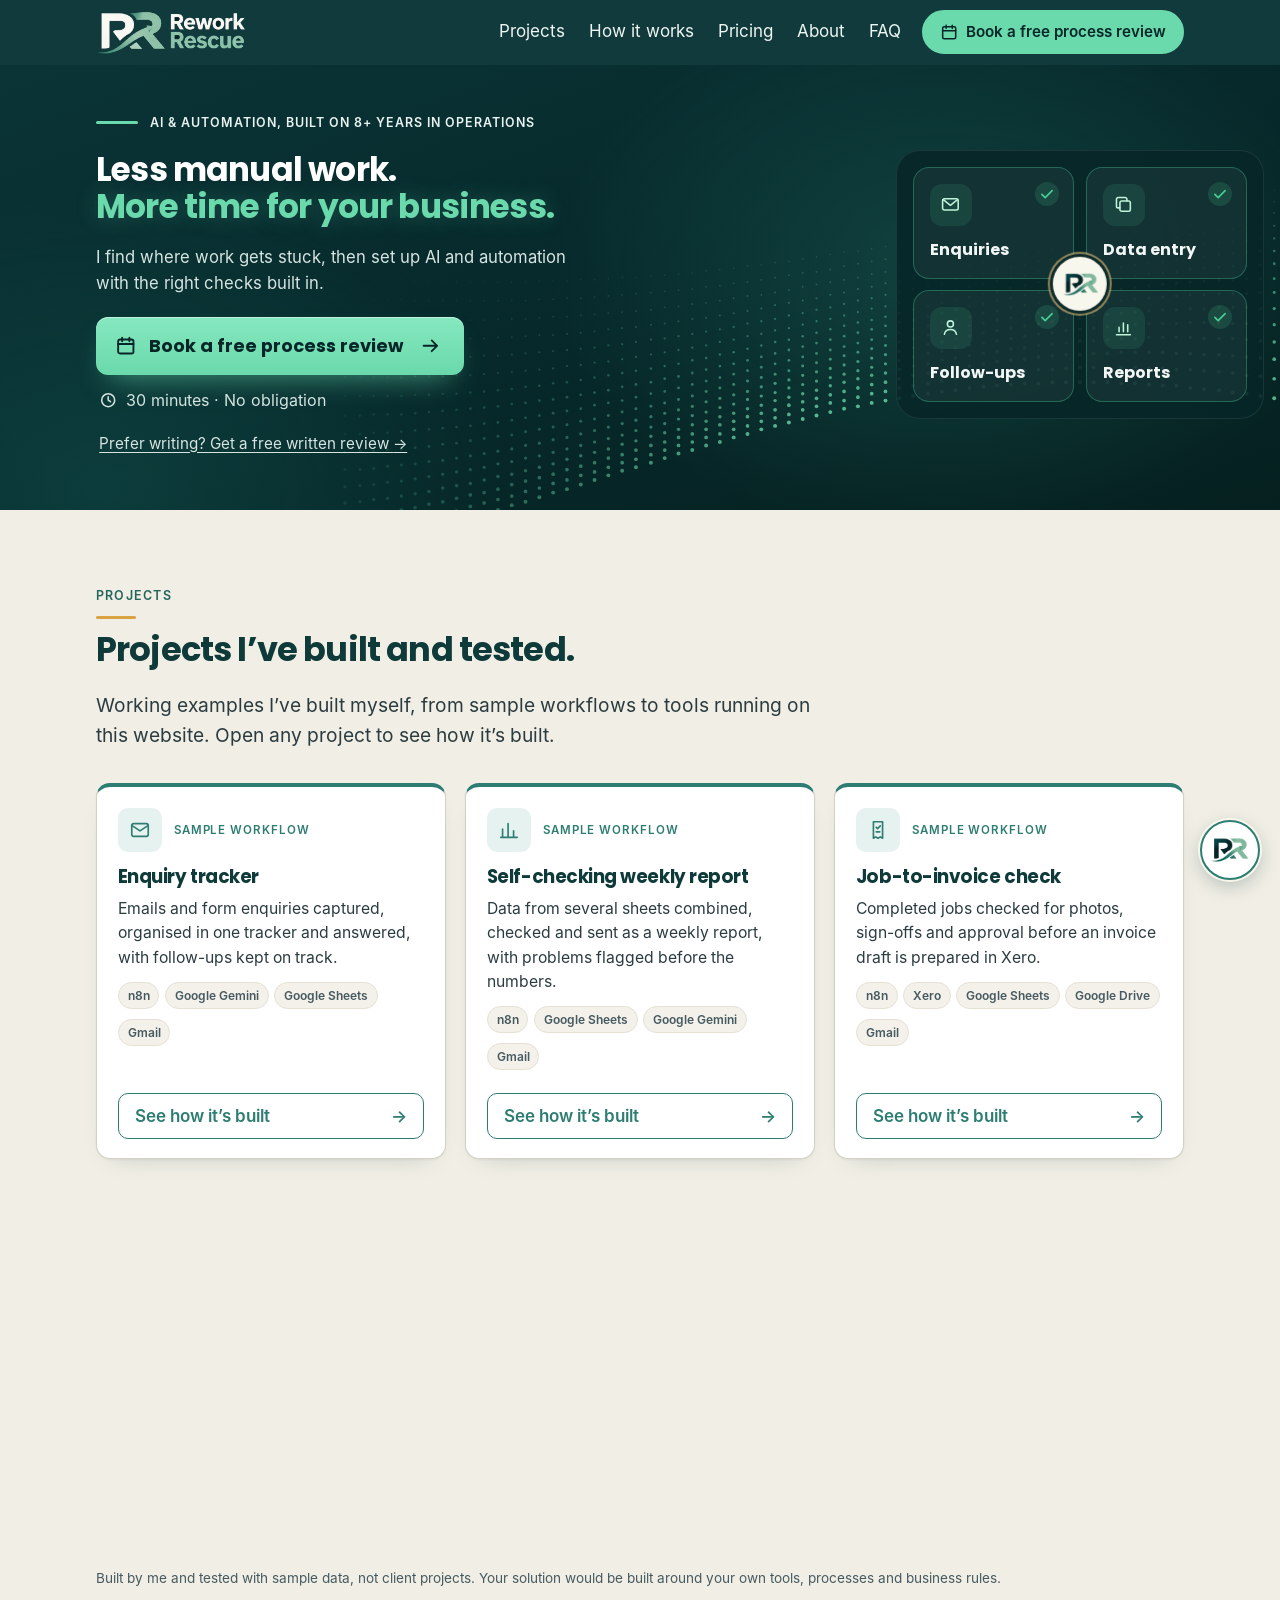
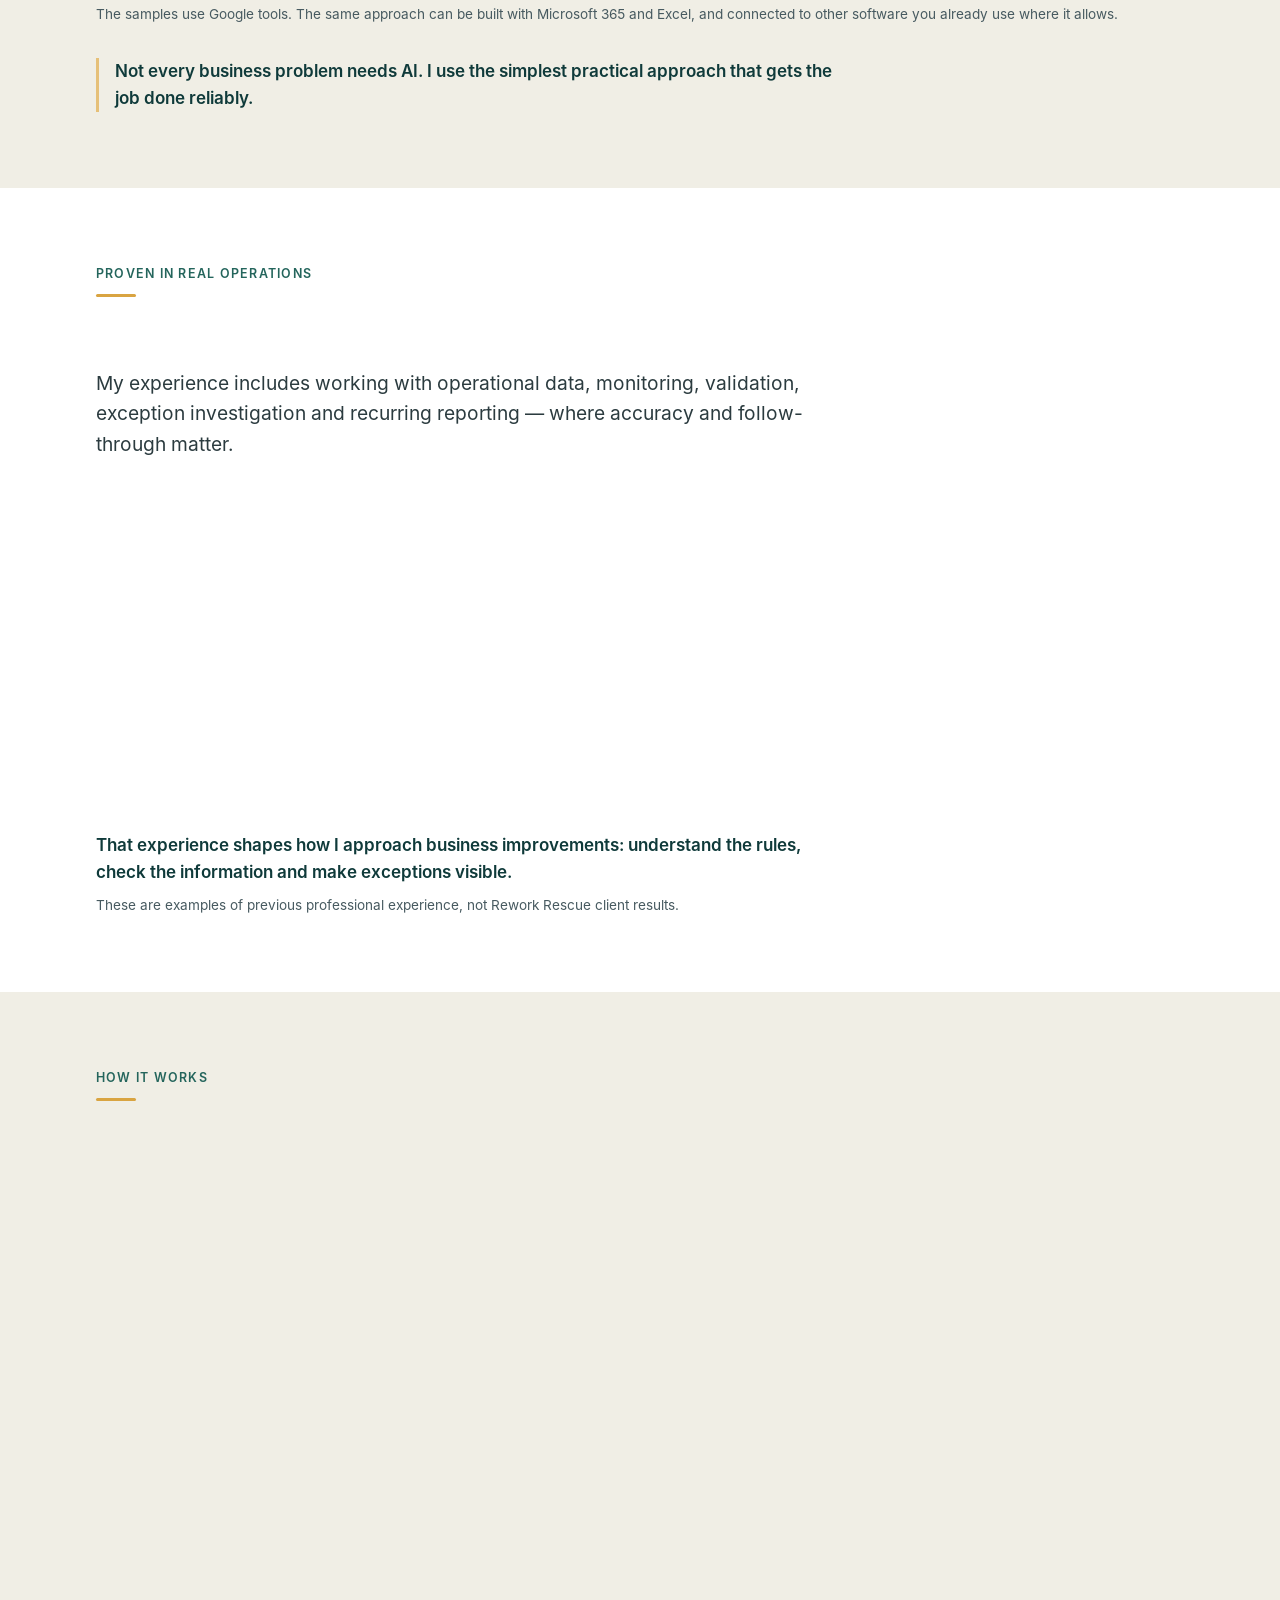
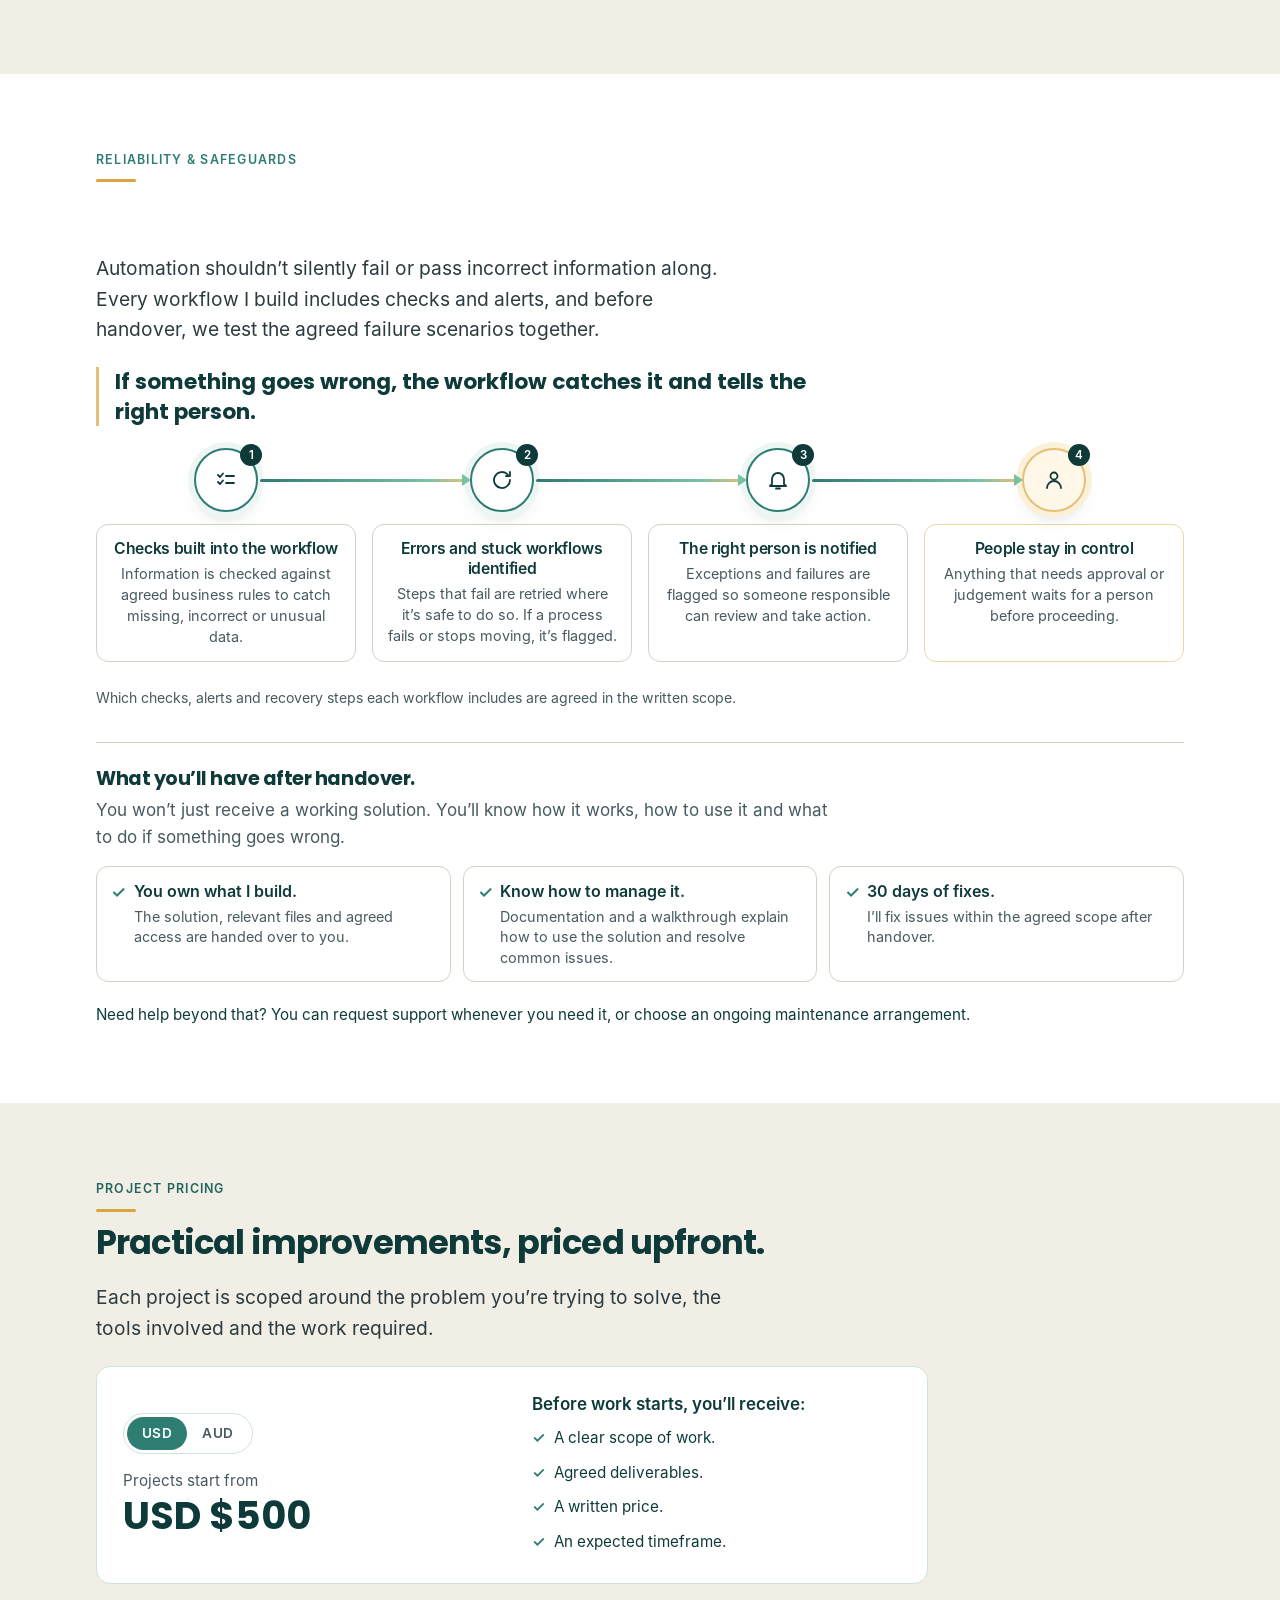
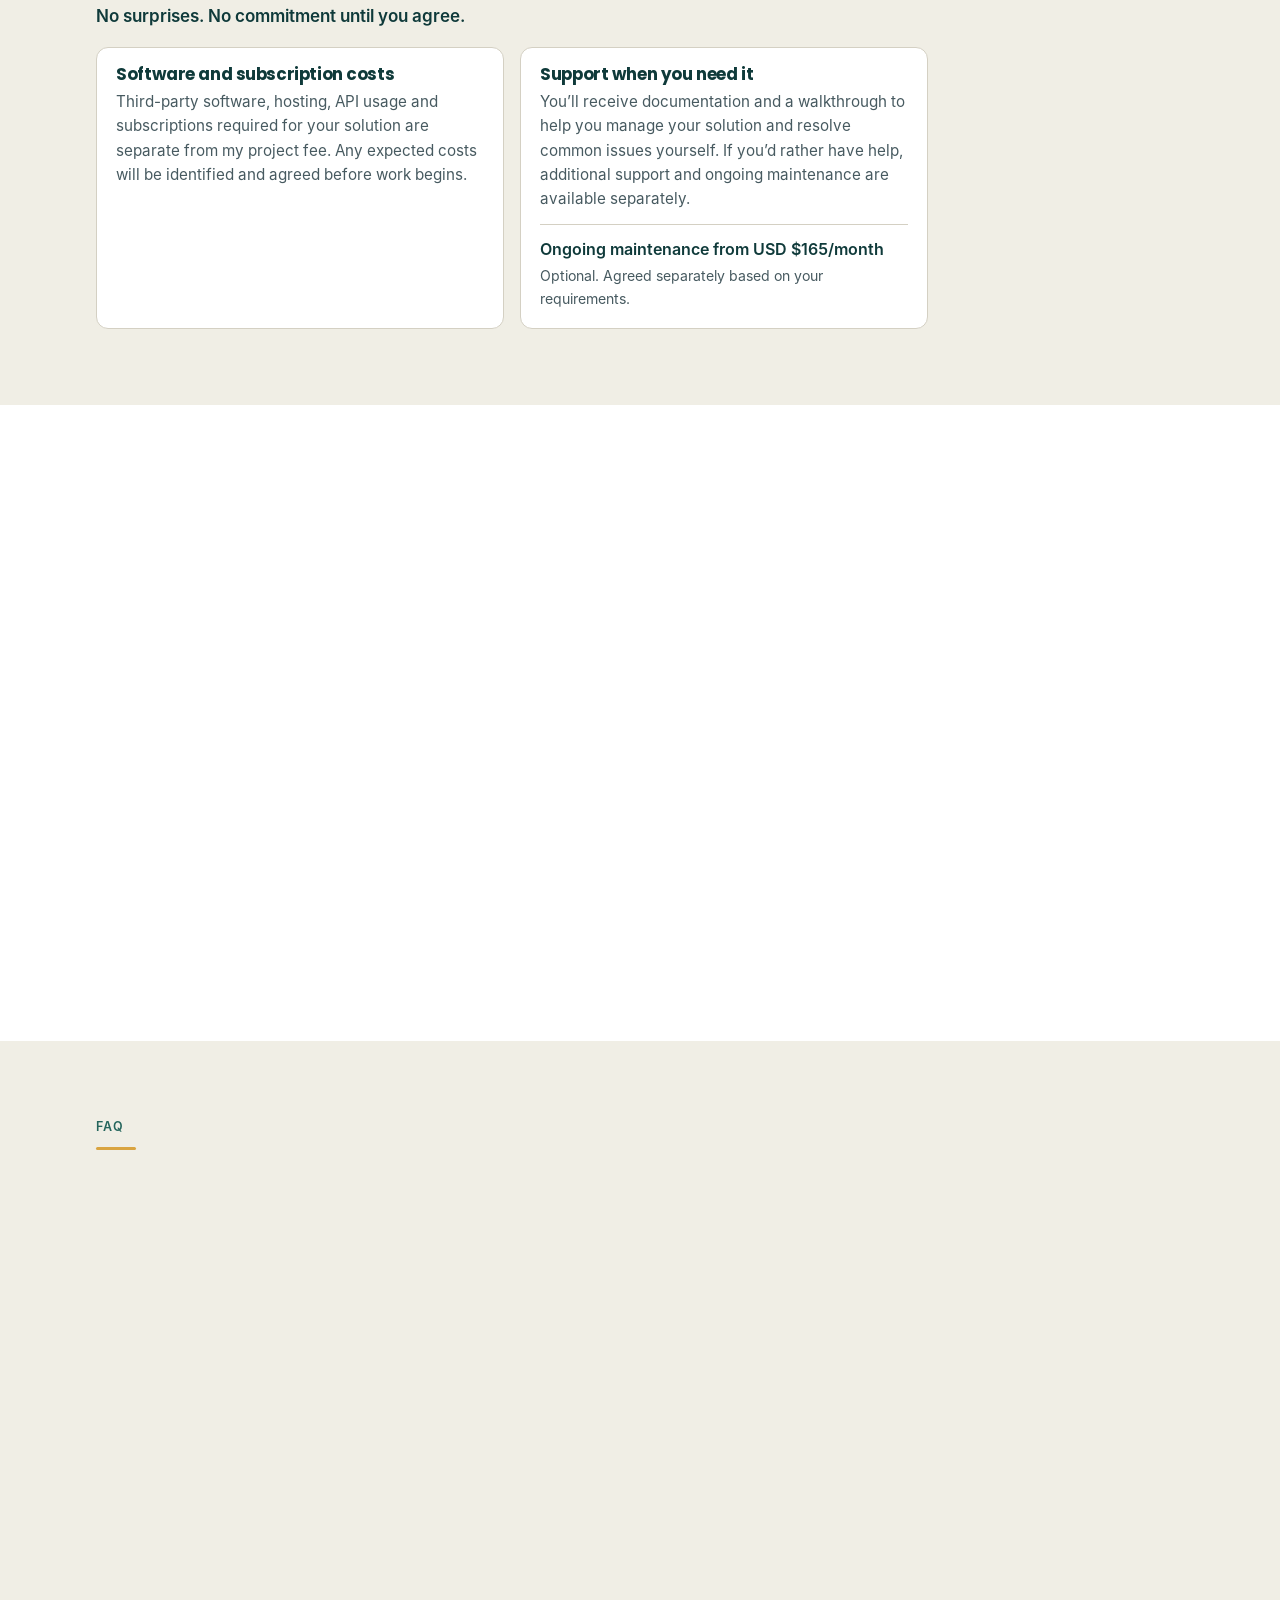
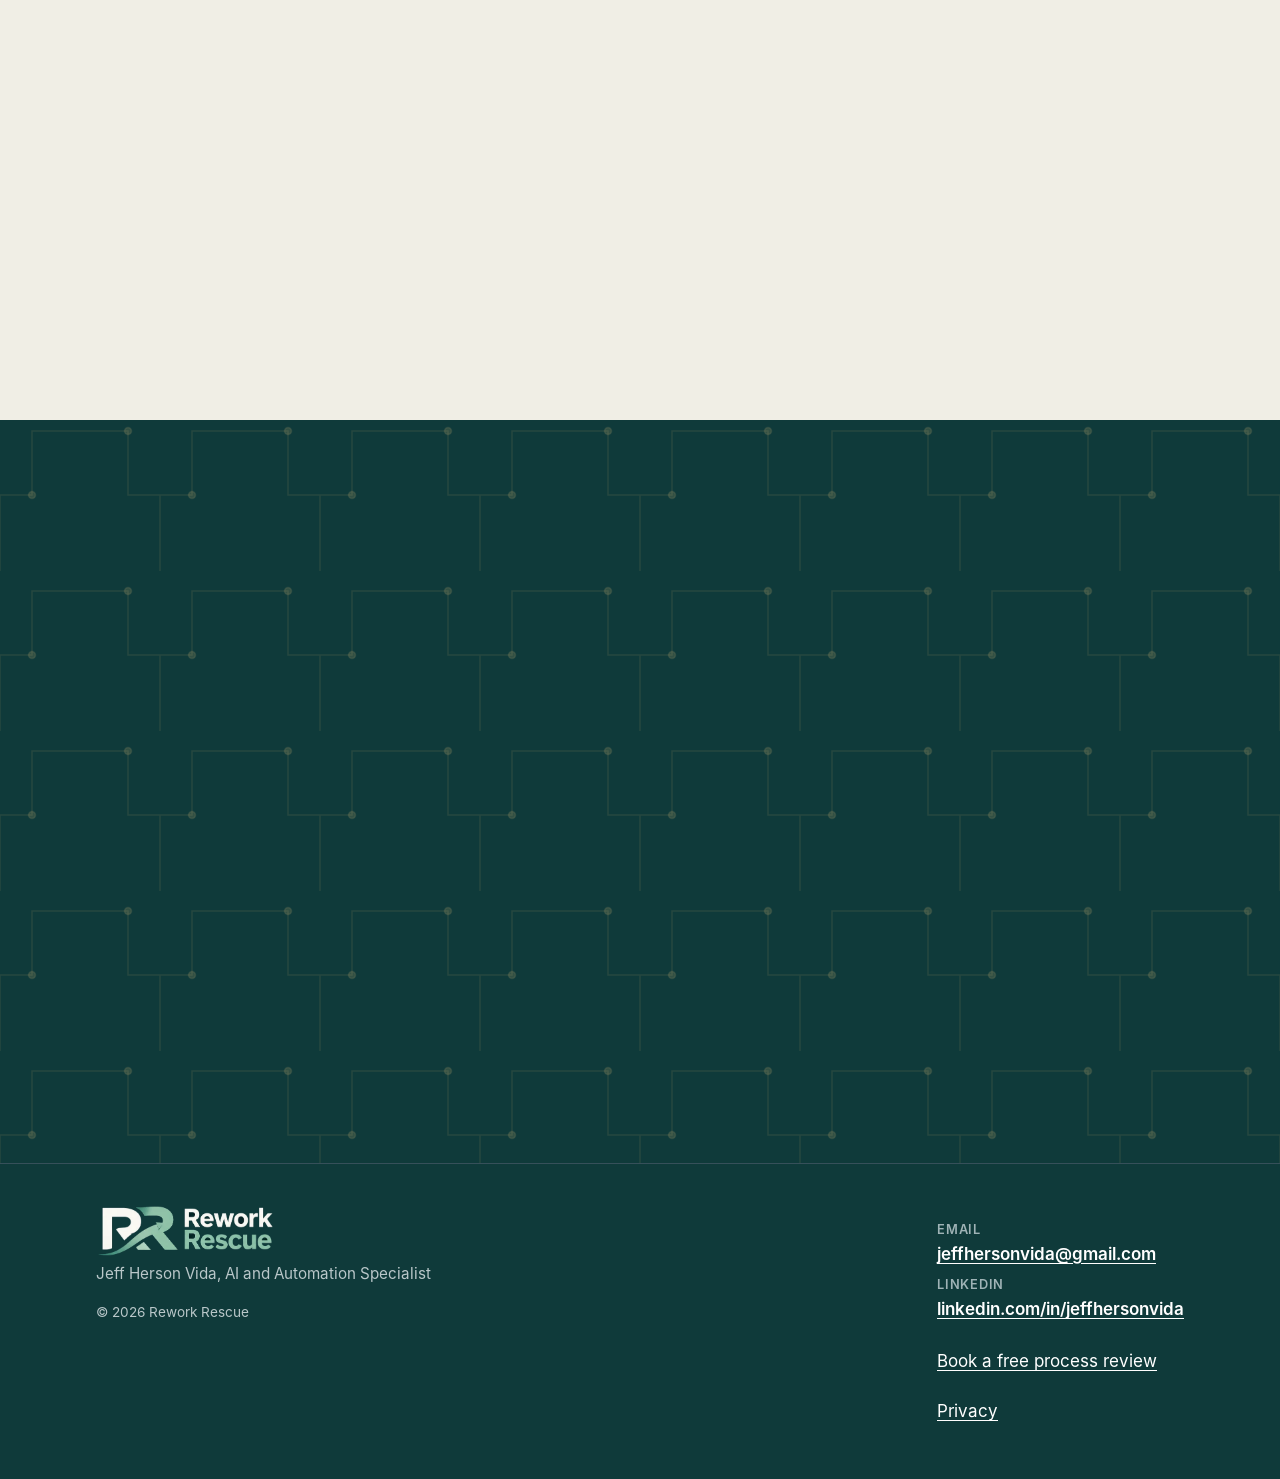
<file: index.html>
<!doctype html>
<html lang="en">
<head>
  <meta charset="utf-8">
  <meta name="viewport" content="width=device-width, initial-scale=1">
  <meta http-equiv="Content-Security-Policy" content="default-src 'self'; script-src 'self'; style-src 'self'; img-src 'self' data:; connect-src 'self' https:; form-action 'self'; base-uri 'none'">
  <meta name="referrer" content="no-referrer">
  <title>Rework Rescue | Practical AI &amp; Automation for Small Businesses</title>
  <link rel="icon" type="image/png" sizes="32x32" href="./assets/brand/favicon-32.png">
  <link rel="icon" type="image/png" sizes="64x64" href="./assets/brand/favicon-64.png">
  <link rel="apple-touch-icon" href="./assets/brand/apple-touch-icon.png">
  <meta name="theme-color" content="#0e5a5a">
  <meta name="description" content="Rework Rescue helps small and growing businesses organise information, improve reporting and automate repetitive work with practical AI, connected workflows and human checks.">
  <!-- Share previews (LinkedIn, Slack, etc.). If the site address changes, update these URLs, robots.txt and sitemap.xml. -->
  <link rel="canonical" href="https://rework-rescue.vercel.app/">
  <meta property="og:type" content="website">
  <meta property="og:site_name" content="Rework Rescue">
  <meta property="og:title" content="Rework Rescue | Practical AI &amp; Automation for Small Businesses">
  <meta property="og:description" content="Rework Rescue helps small and growing businesses organise information, improve reporting and automate repetitive work with practical AI, connected workflows and human checks.">
  <meta property="og:url" content="https://rework-rescue.vercel.app/">
  <meta property="og:image" content="https://rework-rescue.vercel.app/assets/brand/share-card.png">
  <meta property="og:image:width" content="1200">
  <meta property="og:image:height" content="630">
  <meta property="og:image:alt" content="Rework Rescue: Fix the reports, checks and admin your team keeps redoing.">
  <meta name="twitter:card" content="summary_large_image">
  <link rel="preload" href="./assets/fonts/inter-regular.woff" as="font" type="font/woff" crossorigin>
  <link rel="preload" href="./assets/fonts/poppins-bold.woff" as="font" type="font/woff" crossorigin>
  <link rel="stylesheet" href="./assets/styles.css">
</head>
<body>
  <a class="skip-link" href="#main">Skip to main content</a>
  <header class="site-header hdr-dark no-print">
    <div class="container header-inner">
      <a class="brand" href="./" aria-label="Rework Rescue: home" aria-current="page"><img class="brand-logo" src="./assets/brand/logo-dark-header.webp" width="537" height="156" alt=""></a>
      <a class="btn btn-primary btn-small header-cta" href="contact/#contact-form-area"><span>Book a <span class="cta-long">free process </span>review</span></a>
      <button type="button" class="nav-toggle" aria-expanded="false" aria-controls="site-nav" hidden><span class="nav-toggle-icon" aria-hidden="true"></span>Menu</button>
      <nav id="site-nav" aria-label="Main">
        <ul class="nav-list">
          <li><a href="#services">Projects</a></li>
          <li><a href="#how">How it works</a></li>
          <li><a href="#pricing">Pricing</a></li>
          <li><a href="#about">About</a></li>
          <li><a href="#faq">FAQ</a></li>
          <li class="nav-cta"><a class="btn btn-primary btn-small" href="contact/#contact-form-area"><svg class="nav-cal" viewBox="0 0 24 24" aria-hidden="true" focusable="false"><rect x="3.5" y="5" width="17" height="15.5" rx="2"/><path d="M3.5 10h17M8 3v4M16 3v4"/></svg><span>Book a <span class="cta-long">free process </span>review</span></a></li>
        </ul>
      </nav>
    </div>
  </header>
  <main id="main" tabindex="-1">

    <section class="hero hf h5 h11 h13" aria-labelledby="hero-title">
      <div class="h5-bg" aria-hidden="true"><span class="h5-wave"></span></div>
      <div class="container h5-grid">
        <div class="hero-copy h5-copy">
          <p class="h5-eyebrow">AI &amp; AUTOMATION, BUILT ON 8+ YEARS IN OPERATIONS</p>
          <h1 id="hero-title"><span class="hf-l1">Less manual work.</span> <span class="hf-l2"><span class="h5-mark">More time for your business.</span></span></h1>
          <p class="hero-sub">I find where work gets stuck, then set up AI and automation with the right checks built in.</p>
          <div class="h5-cta">
            <a class="btn btn-primary btn-large h5-book" href="contact/#contact-form-area"><span class="h5-cal" aria-hidden="true"><svg viewBox="0 0 24 24" focusable="false"><rect x="3.5" y="5" width="17" height="15.5" rx="2"/><path d="M3.5 10h17M8 3v4M16 3v4"/></svg></span><span class="h5-book-t">Book a free process review</span><span class="h5-go" aria-hidden="true"><svg viewBox="0 0 24 24" focusable="false"><path d="M4 12h15M13 6l6 6-6 6"/></svg></span></a>
            <p class="hero-note"><svg viewBox="0 0 24 24" aria-hidden="true" focusable="false"><circle cx="12" cy="12" r="8.5"/><path d="M12 7.5V12l3 2"/></svg>30 minutes &middot; No obligation</p>
            <p class="hero-note hero-note-alt"><a href="contact/#written-review">Prefer writing? Get a free written review <span aria-hidden="true">&rarr;</span></a></p>
          </div>
        </div>
        <figure class="hog" id="hero-story">
          <figcaption class="sr-only">Enquiries, data entry, follow-ups and reports, moving from scattered and waiting to organised and done, connected through Rework Rescue.</figcaption>
          <ul class="hog-grid" role="list">
            <li class="hog-t hog-t1"><span class="hog-ic" aria-hidden="true"><svg viewBox="0 0 24 24" focusable="false"><rect x="3" y="5.5" width="18" height="13" rx="2"/><path d="M3.8 6.6l8.2 6.4 8.2-6.4"/></svg></span><span class="hog-l">Enquiries</span><span class="hog-s" aria-hidden="true"><svg class="hog-bad" viewBox="0 0 24 24" focusable="false"><circle cx="12" cy="12" r="8"/><path d="M12 8v4.5l2.5 1.5"/></svg><svg class="hog-ok" viewBox="0 0 24 24" focusable="false"><path d="M5 12.5l4.5 4.5L19 7.5"/></svg></span></li>
            <li class="hog-t hog-t2"><span class="hog-ic" aria-hidden="true"><svg viewBox="0 0 24 24" focusable="false"><rect x="8" y="8" width="12" height="12" rx="2"/><path d="M16 8V6a2 2 0 0 0-2-2H6a2 2 0 0 0-2 2v8a2 2 0 0 0 2 2h2"/></svg></span><span class="hog-l">Data entry</span><span class="hog-s" aria-hidden="true"><svg class="hog-bad" viewBox="0 0 24 24" focusable="false"><circle cx="12" cy="12" r="8"/><path d="M12 8v4.5l2.5 1.5"/></svg><svg class="hog-ok" viewBox="0 0 24 24" focusable="false"><path d="M5 12.5l4.5 4.5L19 7.5"/></svg></span></li>
            <li class="hog-t hog-t3"><span class="hog-ic" aria-hidden="true"><svg viewBox="0 0 24 24" focusable="false"><circle cx="12" cy="8" r="3.5"/><path d="M5 20c.8-3.6 3.6-5.5 7-5.5s6.2 1.9 7 5.5"/></svg></span><span class="hog-l">Follow-ups</span><span class="hog-s" aria-hidden="true"><svg class="hog-bad" viewBox="0 0 24 24" focusable="false"><circle cx="12" cy="12" r="8"/><path d="M12 8v4.5l2.5 1.5"/></svg><svg class="hog-ok" viewBox="0 0 24 24" focusable="false"><path d="M5 12.5l4.5 4.5L19 7.5"/></svg></span></li>
            <li class="hog-t hog-t4"><span class="hog-ic" aria-hidden="true"><svg viewBox="0 0 24 24" focusable="false"><path d="M4 20.5h16"/><path d="M7 17v-5M12 17V7M17 17v-8"/></svg></span><span class="hog-l">Reports</span><span class="hog-s" aria-hidden="true"><svg class="hog-bad" viewBox="0 0 24 24" focusable="false"><circle cx="12" cy="12" r="8"/><path d="M12 8v4.5l2.5 1.5"/></svg><svg class="hog-ok" viewBox="0 0 24 24" focusable="false"><path d="M5 12.5l4.5 4.5L19 7.5"/></svg></span></li>
          </ul>
          <span class="hog-hub" aria-hidden="true"><img src="assets/brand/mark.png" alt="" width="64" height="40"></span>
        </figure>
      </div>
    </section>

    <section class="section v6-help" id="services" aria-labelledby="services-h"><span class="anchor" id="built"></span><span class="anchor" id="samples"></span><span class="anchor" id="built-in"></span><span class="anchor" id="projects"></span>
      <div class="container">
        <p class="eyebrow">Projects</p>
        <h2 id="services-h">Projects I&rsquo;ve built and tested.</h2>
        <p class="lede v6-lede">Working examples I&rsquo;ve built myself, from sample workflows to tools running on this website. Open any project to see how it&rsquo;s built.</p>

        <!-- Projects grid (27 Nov, option B). To add an independent project: copy one <li class="pj-card">, use the tag
             "Independent project" (class "pj-tag pj-tag-ind"), add its pop-up as an <article class="sp-detail"> below,
             and give its link data-sp-group="project" so Previous / Next in the pop-up include it. -->
        <ul class="pj-grid" id="sample-projects" data-sp-track aria-label="Projects">
          <li class="pj-card pj-c1">
            <div class="pj-top"><span class="pj-ico" aria-hidden="true"><svg viewBox="0 0 24 24" width="26" height="26" focusable="false"><path d="M3 7l9 6 9-6"/><rect x="3" y="5" width="18" height="14" rx="2"/></svg></span><p class="pj-tag">Sample workflow</p></div>
            <h3 class="pj-h">Enquiry tracker</h3>
            <p class="pj-out">Emails and form enquiries captured, organised in one tracker and answered, with follow-ups kept on track.</p>
            <ul class="pj-tools" aria-label="Tools used"><li>n8n</li><li>Google Gemini</li><li>Google Sheets</li><li>Gmail</li></ul>
            <p class="pj-links"><a class="pj-more" href="#sp-d-enquiry" data-sp-open="enquiry" data-sp-group="project" aria-haspopup="dialog"><span>See how it&rsquo;s built</span> <span class="pj-arr" aria-hidden="true">&rarr;</span></a></p>
          </li>
          <li class="pj-card pj-c2">
            <div class="pj-top"><span class="pj-ico" aria-hidden="true"><svg viewBox="0 0 24 24" width="26" height="26" focusable="false"><path d="M5 20V11M11 20V5M17 20V13M3 20h18"/></svg></span><p class="pj-tag">Sample workflow</p></div>
            <h3 class="pj-h">Self-checking weekly report</h3>
            <p class="pj-out">Data from several sheets combined, checked and sent as a weekly report, with problems flagged before the numbers.</p>
            <ul class="pj-tools" aria-label="Tools used"><li>n8n</li><li>Google Sheets</li><li>Google Gemini</li><li>Gmail</li></ul>
            <p class="pj-links"><a class="pj-more" href="#sp-d-report" data-sp-open="report" data-sp-group="project" aria-haspopup="dialog"><span>See how it&rsquo;s built</span> <span class="pj-arr" aria-hidden="true">&rarr;</span></a></p>
          </li>
          <li class="pj-card pj-c3">
            <div class="pj-top"><span class="pj-ico" aria-hidden="true"><svg viewBox="0 0 24 24" width="26" height="26" focusable="false"><path d="M7 3h10v18l-2.5-1.5L12 21l-2.5-1.5L7 21z"/><path d="M10 9l1.5 1.5L14.5 7.5M10 14h4"/></svg></span><p class="pj-tag">Sample workflow</p></div>
            <h3 class="pj-h">Job-to-invoice check</h3>
            <p class="pj-out">Completed jobs checked for photos, sign-offs and approval before an invoice draft is prepared in Xero.</p>
            <ul class="pj-tools" aria-label="Tools used"><li>n8n</li><li>Xero</li><li>Google Sheets</li><li>Google Drive</li><li>Gmail</li></ul>
            <p class="pj-links"><a class="pj-more" href="#sp-d-invoice" data-sp-open="invoice" data-sp-group="project" aria-haspopup="dialog"><span>See how it&rsquo;s built</span> <span class="pj-arr" aria-hidden="true">&rarr;</span></a></p>
          </li>
          <li class="pj-card pj-c4">
            <div class="pj-top"><span class="pj-ico" aria-hidden="true"><svg viewBox="0 0 24 24" width="26" height="26" focusable="false"><rect x="3.5" y="5" width="17" height="15" rx="2"/><path d="M3.5 10h17M8 3v4M16 3v4"/></svg></span><p class="pj-tag pj-tag-live">Live on this site</p></div>
            <h3 class="pj-h">Online booking</h3>
            <p class="pj-out">Pick a time and book a meeting without the usual back-and-forth.</p>
            <ul class="pj-tools" aria-label="Tools used"><li>n8n</li><li>Google Calendar</li><li>Gmail</li><li>Google Sheets</li></ul>
            <p class="pj-links"><a class="pj-try" href="contact/#contact-form-area">Try it: booking system <span aria-hidden="true">&rarr;</span></a> <a class="pj-sub" href="#sp-d-booking" data-sp-open="booking" data-sp-group="project" aria-haspopup="dialog">How it&rsquo;s built</a></p>
          </li>
          <li class="pj-card pj-c5">
            <div class="pj-top"><span class="pj-ico" aria-hidden="true"><svg viewBox="0 0 24 24" width="26" height="26" focusable="false"><path d="M4 5h16v11H9l-5 4z"/><path d="M8 9.5h8M8 12.5h5"/></svg></span><p class="pj-tag pj-tag-live">Live on this site</p></div>
            <h3 class="pj-h">AI website assistant</h3>
            <p class="pj-out">Ask a question and see how the website assistant responds.</p>
            <ul class="pj-tools" aria-label="Tools used"><li>n8n</li><li>Google Gemini</li><li>Google Sheets</li></ul>
            <p class="pj-links"><span data-assistant-only hidden><button type="button" class="pj-try" data-assistant-open>Try it: AI assistant <span aria-hidden="true">&rarr;</span></button></span> <a class="pj-sub" href="#sp-d-chat" data-sp-open="chat" data-sp-group="project" aria-haspopup="dialog">How it&rsquo;s built</a></p>
          </li>
        </ul>
        <p class="v6-proof-note">Built by me and tested with sample data, not client projects. Your solution would be built around your own tools, processes and business rules.</p>
        <p class="v6-proof-note">The samples use Google tools. The same approach can be built with Microsoft 365 and Excel, and connected to other software you already use where it allows.</p>

        <p class="v6-close">Not every business problem needs AI. I use the simplest practical approach that gets the job done reliably.</p>

        <div class="sp-details" data-sp-details>
          <article class="sp-detail" id="sp-d-enquiry" data-sp-detail="enquiry" aria-labelledby="sp-h-enquiry">
            <p class="sp-tag">Sample workflow</p>
            <h3 class="sp-detail-h" id="sp-h-enquiry">From scattered enquiries to organised follow-ups.</h3>
            <div class="sp-block sp-built"><h4 class="sp-sub">How it&rsquo;s built</h4>
              <figure class="sp-shot"><a href="assets/workflows/enquiry-tracker.webp" target="_blank" rel="noopener"><img src="assets/workflows/enquiry-tracker.webp" alt="Workflow diagram for the enquiry tracker" width="1262" height="312" loading="lazy" decoding="async"></a><figcaption>The real workflow, from a test run. <a href="assets/workflows/enquiry-tracker.webp" target="_blank" rel="noopener">Open full size</a></figcaption></figure>
              <p class="sp-tools"><strong>Tools used:</strong> n8n &middot; Google Gemini &middot; Google Sheets &middot; Gmail</p>
              <p class="built-safe"><strong>If the AI isn&rsquo;t sure, or can&rsquo;t read it:</strong> it&rsquo;s still logged and marked for a person to check.</p>
            </div>
            <div class="sp-block sp-problem"><h4 class="sp-sub">The problem</h4><p>Enquiries arrive through emails and website forms. Information needs to be copied into records, customers wait for replies, and follow-ups are easily forgotten.</p></div>
            <div class="sp-block"><h4 class="sp-sub">The improvement</h4><ul class="v6-ticks"><li>Capture enquiries from agreed sources.</li><li>Organise customer information in one central record.</li><li>Send automatic acknowledgement emails.</li><li>Assign or identify the next follow-up action.</li><li>Track enquiry status and flag items requiring attention.</li></ul></div>
            <div class="sp-block"><h4 class="sp-sub">How it works</h4><ol class="v6-flow"><li>Enquiry received</li><li>Information captured</li><li>Automatic acknowledgement</li><li>Tracker updated</li><li>Follow-up managed</li></ol></div>
            <div class="sp-block"><h4 class="sp-sub">Human oversight</h4><p>Unusual, incomplete or specific enquiries are flagged for a person to review rather than automatically receiving an unsuitable response.</p></div>
            <div class="sp-block sp-result"><h4 class="sp-sub">The result</h4><p>Less copying between inboxes and spreadsheets, faster initial responses and clearer visibility over outstanding enquiries.</p></div>
            <p class="v6-foot">Illustrative workflow. The final design depends on the business process and tools used.</p>
            <p class="v6-dlg-cta"><a class="btn btn-primary" href="contact/#contact-form-area" data-sp-leave>Discuss a similar improvement</a></p>
          </article>
          <article class="sp-detail" id="sp-d-report" data-sp-detail="report" aria-labelledby="sp-h-report">
            <p class="sp-tag">Sample workflow</p>
            <h3 class="sp-detail-h" id="sp-h-report">From scattered data to reliable reporting.</h3>
            <div class="sp-block sp-built"><h4 class="sp-sub">How it&rsquo;s built</h4>
              <figure class="sp-shot"><a href="assets/workflows/weekly-report.webp" target="_blank" rel="noopener"><img src="assets/workflows/weekly-report.webp" alt="Workflow diagram for the weekly report" width="1286" height="692" loading="lazy" decoding="async"></a><figcaption>The real workflow, from a test run. <a href="assets/workflows/weekly-report.webp" target="_blank" rel="noopener">Open full size</a></figcaption></figure>
              <p class="sp-tools"><strong>Tools used:</strong> n8n &middot; Google Sheets &middot; Google Gemini &middot; Gmail</p>
              <p class="built-safe"><strong>If the figures can&rsquo;t be trusted:</strong> the email says so at the top, before any numbers.</p>
            </div>
            <div class="sp-block sp-problem"><h4 class="sp-sub">The problem</h4><p>Information comes from different files and systems. Records need to be combined, checked and reformatted before management can use the report.</p></div>
            <div class="sp-block"><h4 class="sp-sub">The improvement</h4><ul class="v6-ticks"><li>Collect data from agreed sources.</li><li>Standardise records and reporting formats.</li><li>Check for missing, duplicate or inconsistent information.</li><li>Flag exceptions for review.</li><li>Generate a recurring report or management summary.</li></ul></div>
            <div class="sp-block"><h4 class="sp-sub">How it works</h4><ol class="v6-flow"><li>Source data</li><li>Consolidation</li><li>Validation</li><li>Exception review</li><li>Report generated</li></ol></div>
            <div class="sp-block"><h4 class="sp-sub">Human oversight</h4><p>Records that fail agreed checks are identified for investigation instead of being silently included in the final output.</p></div>
            <div class="sp-block sp-result"><h4 class="sp-sub">The result</h4><p>A more consistent reporting process, fewer repetitive checks and clearer information for decision-making.</p></div>
            <p class="v6-foot">Illustrative workflow. Checks and reporting rules are configured around the business requirements.</p>
            <p class="v6-dlg-cta"><a class="btn btn-primary" href="contact/#contact-form-area" data-sp-leave>Discuss a similar improvement</a></p>
          </article>
          <article class="sp-detail" id="sp-d-invoice" data-sp-detail="invoice" aria-labelledby="sp-h-invoice">
            <p class="sp-tag">Sample workflow &mdash; CoolFix, a fictional aircon business</p>
            <h3 class="sp-detail-h" id="sp-h-invoice">From completed job to invoice-ready record.</h3>
            <div class="sp-block sp-built"><h4 class="sp-sub">How it&rsquo;s built</h4>
              <figure class="sp-shot"><a href="assets/workflows/job-completion.webp" target="_blank" rel="noopener"><img src="assets/workflows/job-completion.webp" alt="Workflow diagram for the job completion check" width="1547" height="822" loading="lazy" decoding="async"></a><figcaption>Job completion check: the real workflow, from a test run. <a href="assets/workflows/job-completion.webp" target="_blank" rel="noopener">Open full size</a></figcaption></figure>
              <figure class="sp-shot"><a href="assets/workflows/xero-draft.webp" target="_blank" rel="noopener"><img src="assets/workflows/xero-draft.webp" alt="Workflow diagram for creating the Xero invoice draft" width="1565" height="746" loading="lazy" decoding="async"></a><figcaption>Invoice draft in Xero: the real workflow, from a test run. <a href="assets/workflows/xero-draft.webp" target="_blank" rel="noopener">Open full size</a></figcaption></figure>
              <p class="sp-tools"><strong>Tools used:</strong> n8n &middot; Xero &middot; Google Sheets &middot; Google Drive &middot; Gmail</p>
              <p class="built-safe"><strong>If something&rsquo;s missing:</strong> no invoice is prepared, and the right person is told.</p>
            </div>
            <div class="sp-block sp-problem"><h4 class="sp-sub">The problem</h4><p>Technicians complete work in the field, but supporting photos, sign-offs, time records or extra charges may be missing. Office staff have to chase information before invoices can be prepared.</p></div>
            <div class="sp-block"><h4 class="sp-sub">The improvement</h4><ul class="v6-ticks"><li>Capture technician completion details.</li><li>Check required photos, sign-offs and times.</li><li>Identify additional charges that need approval.</li><li>Flag incomplete or inconsistent job records.</li><li>Prepare an invoice draft when the agreed requirements are met.</li><li>Summarise overdue jobs and missing evidence for management.</li></ul></div>
            <div class="sp-block"><h4 class="sp-sub">Example scenario</h4><p>A completed job is submitted without its required after-photo. The workflow flags the missing evidence.</p><p>When the technician resubmits the job with an additional charge that has not been approved, the invoice remains on hold.</p><p>Once the information is corrected and the charge is properly authorised, the record can proceed for invoice preparation.</p></div>
            <div class="sp-block"><h4 class="sp-sub">How it works</h4><ol class="v6-flow"><li>Job completed</li><li>Evidence checked</li><li>Exceptions flagged</li><li>Approval received</li><li>Invoice prepared</li></ol></div>
            <div class="sp-block sp-result"><h4 class="sp-sub">The result</h4><p>Fewer incomplete job records reaching billing, less manual chasing and better visibility over work awaiting action.</p></div>
            <p class="v6-foot">Illustrative CoolFix service-business scenario.</p>
            <p class="v6-dlg-cta"><a class="btn btn-primary" href="contact/#contact-form-area" data-sp-leave>Discuss a similar improvement</a></p>
          </article>
          <article class="sp-detail" id="sp-d-booking" data-sp-detail="booking" aria-labelledby="sp-h-booking">
            <p class="sp-tag">Example: Online bookings &amp; scheduling</p>
            <p class="sp-kind">Live on this site</p>
            <h3 class="sp-detail-h" id="sp-h-booking">Book a call without the back-and-forth.</h3>
            <p class="sp-intro">This runs on this site: it&rsquo;s how visitors book a free process review with me.</p>
            <div class="sp-block sp-built"><h4 class="sp-sub">How it&rsquo;s built</h4>
              <figure class="sp-shot"><a href="assets/workflows/booking-calendar.webp" target="_blank" rel="noopener"><img src="assets/workflows/booking-calendar.webp" alt="Workflow diagram for the booking calendar" width="1600" height="524" loading="lazy" decoding="async"></a><figcaption>The real workflow running this site. <a href="assets/workflows/booking-calendar.webp" target="_blank" rel="noopener">Open full size</a></figcaption></figure>
              <p class="sp-tools"><strong>Tools used:</strong> n8n &middot; Google Calendar &middot; Gmail &middot; Google Sheets</p>
              <p class="built-safe"><strong>If it can&rsquo;t book:</strong> it tells you nothing was booked and offers email instead.</p>
            </div>
            <div class="sp-block sp-problem"><h4 class="sp-sub">The problem</h4><p>Arranging a time takes several messages, and booked calls get forgotten.</p></div>
            <div class="sp-block"><h4 class="sp-sub">What happens</h4><ol class="sp-does"><li>The visitor picks a free time, shown in their own time zone.</li><li>The time is checked again before it&rsquo;s booked.</li><li>The invite and video link are sent automatically.</li><li>Reminders go out a day and an hour before the call.</li></ol></div>
            <div class="sp-block sp-example"><h4 class="sp-sub">What visitors see</h4>
              <figure class="cs3-pic" aria-label="Picture: a booking calendar with a time selected and the invite sent">
                <div class="pic-win">
                  <p class="pic-bar"><span></span><span></span><span></span> Book a call</p>
                  <div class="pic-body">
                    <p class="pic-row"><span>Tue 10:00 am</span><span class="pill">Free</span></p>
                    <p class="pic-row"><span><strong>Tue 2:00 pm</strong></span><span class="pill pill-ok">Selected</span></p>
                    <p class="pic-row"><span>Wed 9:30 am</span><span class="pill">Free</span></p>
                    <p class="pic-row pic-total"><span>Invite and video link</span><span class="pill pill-ok">&#10003; Sent</span></p>
                  </div>
                </div>
              </figure>
            </div>
            <div class="sp-block sp-result"><h4 class="sp-sub">What improves</h4><p>Calls are booked without admin, with a reminder before each one.</p></div>
            <p class="built-try"><a href="contact/#contact-form-area" data-sp-leave>Try it: book a time <span aria-hidden="true">&rarr;</span></a></p>
          </article>
          <article class="sp-detail" id="sp-d-chat" data-sp-detail="chat" aria-labelledby="sp-h-chat">
            <p class="sp-tag">Example: AI customer assistance</p>
            <p class="sp-kind">Live on this site</p>
            <h3 class="sp-detail-h" id="sp-h-chat">Give customers answers when your team is busy.</h3>
            <p class="sp-intro">This runs on this site: the &ldquo;Ask&rdquo; button in the corner.</p>
            <div class="sp-block sp-built"><h4 class="sp-sub">How it&rsquo;s built</h4>
              <figure class="sp-shot"><a href="assets/workflows/chat-assistant.webp" target="_blank" rel="noopener"><img src="assets/workflows/chat-assistant.webp" alt="Workflow diagram for the chat assistant" width="1432" height="281" loading="lazy" decoding="async"></a><figcaption>The real workflow running this site. <a href="assets/workflows/chat-assistant.webp" target="_blank" rel="noopener">Open full size</a></figcaption></figure>
              <p class="sp-tools"><strong>Tools used:</strong> n8n &middot; Google Gemini &middot; Google Sheets</p>
              <p class="built-safe"><strong>If a reply breaks a rule:</strong> it&rsquo;s blocked and you get a plain message instead.</p>
            </div>
            <div class="sp-block sp-problem"><h4 class="sp-sub">The problem</h4><p>Customers ask the same questions, and enquiries wait until someone is free to reply.</p></div>
            <div class="sp-block"><h4 class="sp-sub">What happens</h4><ol class="sp-does"><li>Each message is checked before it reaches the AI.</li><li>The AI answers from a brief I wrote, and is told not to guess.</li><li>Every reply is checked before it&rsquo;s shown: no prices, no promises.</li><li>It suggests a next step, and never books or emails for the visitor.</li></ol></div>
            <div class="sp-block sp-example"><h4 class="sp-sub">What visitors see</h4>
              <figure class="cs3-pic" aria-label="Picture: the chat assistant answering a visitor question and suggesting a next step">
                <div class="pic-win">
                  <p class="pic-bar"><span></span><span></span><span></span> Ask</p>
                  <div class="pic-body">
                    <p class="pic-bubble pic-q">Can you help with our invoicing?</p>
                    <p class="pic-bubble">Yes. Jeff can check how invoices are prepared today and suggest a simpler way. Want to book a free process review?</p>
                  </div>
                </div>
              </figure>
            </div>
            <div class="sp-block sp-result"><h4 class="sp-sub">What improves</h4><p>Questions are answered at any time, within limits I set.</p></div>
            <p class="built-try" data-assistant-only hidden><a href="#built" data-assistant-open data-sp-leave>Try it: ask the assistant <span aria-hidden="true">&rarr;</span></a></p>
          </article>
          <article class="sp-detail" id="sp-d-exp-meter" data-sp-detail="exp-meter" aria-labelledby="sp-h-exp-meter">
            <p class="sp-tag">Previous professional experience</p>
            <h3 class="sp-detail-h" id="sp-h-exp-meter">Catching bad meter data before it reaches an invoice.</h3>
            <p class="sp-intro">I built an automatic check to find possible meter problems earlier, so the team could look into them before invoicing.</p>
            <div class="sp-block sp-problem"><h4 class="sp-sub">The problem</h4><p>Meter issues were often found during quarterly checks, after invoices had already been issued. Corrections were delayed or could be missed.</p></div>
            <div class="sp-block"><h4 class="sp-sub">What happened</h4><ol class="sp-does"><li>Meter start and end readings were collected.</li><li>On the 16th of each month and the 1st of the next, a Python tool checked them for missing, frozen, unusual or swapped readings.</li><li>Possible problems were listed in a report for the team.</li><li>I reviewed each one and resolved or escalated it before invoices went out on the 10th.</li></ol></div>
            <div class="sp-block sp-example"><h4 class="sp-sub">What the team received &mdash; synthetic data</h4>
              <table class="dash-table"><thead><tr><th scope="col">Meter ID</th><th scope="col">Issue detected</th></tr></thead><tbody><tr><td>MTR-1042</td><td><span class="pill pill-amber">Missing reading</span></td></tr><tr><td>MTR-1087</td><td><span class="pill pill-amber">Frozen reading</span></td></tr><tr><td>MTR-1156</td><td><span class="pill pill-amber">Possible swapped meter</span></td></tr></tbody></table>
              <p class="sp-example-note">Fictional records, not real customer data.</p>
            </div>
            <div class="sp-block sp-result"><h4 class="sp-sub">What improved</h4><p>Across more than 1,000 commercial meters, issues could be looked into before invoicing instead of after. If one wasn&rsquo;t resolved in time, a note went with the invoice in case the customer questioned it.</p></div>
            <p class="sp-tools"><strong>Tools used:</strong> Python &middot; Power BI</p>
          </article>
          <article class="sp-detail" id="sp-d-exp-report" data-sp-detail="exp-report" aria-labelledby="sp-h-exp-report">
            <p class="sp-tag">Previous professional experience</p>
            <h3 class="sp-detail-h" id="sp-h-exp-report">Performance reports that build themselves.</h3>
            <p class="sp-intro">I automated the data collection, checks and reporting for the 10 largest sites.</p>
            <div class="sp-block sp-problem"><h4 class="sp-sub">The problem</h4><p>Preparing the Monday report took 2&ndash;3 hours of extracting data, copying it into the report, validating it and writing notes.</p></div>
            <div class="sp-block"><h4 class="sp-sub">What happened</h4><ol class="sp-does"><li>At the start of each shift, Power Automate ran a Python script to extract the data.</li><li>Automatic checks compared production with expected output and the weather, and equipment totals with meter data.</li><li>Low output was checked against open work orders, and looked into further if none explained it.</li><li>Power BI combined the data into a ready-to-use report for the Monday meeting.</li></ol></div>
            <div class="sp-block sp-example"><h4 class="sp-sub">Sample report output &mdash; synthetic data</h4>
              <table class="dash-table"><thead><tr><th scope="col">Site</th><th scope="col">Observation</th><th scope="col">Outcome</th></tr></thead><tbody><tr><td>Site A</td><td><span class="obs-down">Slight underperformance</span><span class="cell-sub">Check: Weather comparison</span></td><td><span class="pill pill-ok">Explained</span></td></tr><tr><td>Site B</td><td><span class="obs-down">Underperformance</span><span class="cell-sub">Check: Work-order check</span></td><td><span class="pill pill-amber">Further review</span></td></tr><tr><td>Site D</td><td><span class="obs-down">Underperformance</span><span class="cell-sub">Check: Equipment/meter comparison</span></td><td><span class="pill pill-amber">Investigate</span></td></tr></tbody></table>
              <p class="sp-example-note">Fictional sites, not real company data.</p>
            </div>
            <div class="sp-block sp-result"><h4 class="sp-sub">What improved</h4><p>Less time preparing the report and more time investigating site performance. Issues were found daily, and other stakeholders could see live data and charts between Monday reports.</p></div>
            <p class="sp-tools"><strong>Tools used:</strong> Python &middot; Power Automate &middot; Power BI</p>
          </article>
        </div>

        <dialog class="cs sp-dlg" id="sp-dialog" aria-labelledby="sp-dlg-h">
          <div class="cs-sheet">
            <header class="cs-head">
              <p class="cs-k" id="sp-dlg-h">Sample workflow</p>
              <button type="button" class="cs-close" data-sp-close aria-label="Close">&times;</button>
            </header>
            <div class="cs-body sp-dlg-body" data-sp-body tabindex="-1"></div>
            <footer class="sp-dlg-foot">
              <button type="button" class="btn btn-secondary" data-sp-step="-1">&larr; Previous</button>
              <button type="button" class="btn btn-primary" data-sp-step="1">Next example &rarr;</button>
            </footer>
          </div>
        </dialog>
      </div>
    </section>

    <section class="section section-tint v6-proof" id="experience" aria-labelledby="experience-h">
      <div class="container">
        <p class="eyebrow">Proven in real operations</p>
        <h2 id="experience-h">Practical improvements built on real operational experience.</h2>
        <p class="lede v6-lede">My experience includes working with operational data, monitoring, validation, exception investigation and recurring reporting &mdash; where accuracy and follow-through matter.</p>
        <ul class="v6-results v6-exp">
          <li class="v6-result">
            <p class="v6-tag">Data checks</p>
            <h3 class="v6-exp-h">Catching bad meter data before it reaches an invoice</h3>
            <p class="v6-nums"><span><strong>1,000+</strong> commercial meters covered</span><span><strong>~10</strong> issues surfaced for review in a typical run</span></p>
            <p class="v6-bridge">In your business, the same idea could mean checking job and invoice records for gaps and mismatches before they reach a customer.</p>
            <a class="v6-go" href="#sp-d-exp-meter" data-sp-open="exp-meter" data-sp-group="exp" aria-haspopup="dialog">See how it worked <span aria-hidden="true">&rarr;</span></a>
          </li>
          <li class="v6-result">
            <p class="v6-tag">Reporting</p>
            <h3 class="v6-exp-h">Performance reports that build themselves</h3>
            <p class="v6-nums"><span><strong>10</strong> largest sites in the Monday report</span><span><strong>2&ndash;3 hours</strong> of manual preparation before</span></p>
            <p class="v6-bridge">In your business, it could mean a weekly report that pulls from your tracker and checks itself, so Monday goes to understanding the numbers, not rebuilding them.</p>
            <a class="v6-go" href="#sp-d-exp-report" data-sp-open="exp-report" data-sp-group="exp" aria-haspopup="dialog">See how it worked <span aria-hidden="true">&rarr;</span></a>
          </li>
        </ul>
        <p class="v6-proof-line">That experience shapes how I approach business improvements: understand the rules, check the information and make exceptions visible.</p>
        <p class="v6-proof-note">These are examples of previous professional experience, not Rework Rescue client results.</p>
      </div>
    </section>

    <section class="section how-section" id="how" aria-labelledby="how-h">
      <div class="container">
        <p class="eyebrow">How it works</p>
        <h2 id="how-h">From problem to working solution.</h2>
        <p class="lede steps-h">You don&rsquo;t need to know what to automate. I look at how your work is done, identify what&rsquo;s getting in the way, and agree on a practical improvement with you before building it.</p>
        <ol class="steps-list steps-row v6-steps v6-steps4">
          <li><h3>Understand &amp; identify</h3><p>I review how your work is done, identify what&rsquo;s getting in the way and outline practical improvements. You get a clear picture of the problem and the proposed next steps.</p></li>
          <li><h3>Agree on the plan</h3><p>You receive a clear scope, deliverables and price before work begins.</p></li>
          <li><h3>Build &amp; test</h3><p>I build the solution and test it, with checks and approval points where needed.</p></li>
          <li><h3>Hand over</h3><p>You receive the working solution, access, documentation and a walkthrough so your team can manage it.</p></li>
        </ol>
      </div>
    </section>

    <section class="section v6-checks" id="safety" aria-labelledby="safety-h">
      <div class="container">
        <p class="eyebrow">Reliability &amp; safeguards</p>
        <h2 id="safety-h">It doesn&rsquo;t just run. It checks when something goes wrong.</h2>
        <p class="lede">Automation shouldn&rsquo;t silently fail or pass incorrect information along. Every workflow I build includes checks and alerts, and before handover, we test the agreed failure scenarios together.</p>
        <p class="v6-close v6-key">If something goes wrong, the workflow catches it and tells the right person.</p>
        <ol class="v6-sflow v6-sflow4" aria-label="How the checks work">
            <li class="v6-snode"><span class="v6-sico" aria-hidden="true"><svg viewBox="0 0 24 24" width="24" height="24" focusable="false"><path d="M4 7l2 2 3-3.5M4 14l2 2 3-3.5M12 8h8M12 15h8"/></svg><span class="v6-sn">1</span></span><div class="v6-stxt"><h4>Checks built into the workflow</h4><p>Information is checked against agreed business rules to catch missing, incorrect or unusual data.</p></div></li>
            <li class="v6-snode"><span class="v6-sico" aria-hidden="true"><svg viewBox="0 0 24 24" width="24" height="24" focusable="false"><path d="M20 12a8 8 0 1 1-2.3-5.6M20 4v4h-4"/></svg><span class="v6-sn">2</span></span><div class="v6-stxt"><h4>Errors and stuck workflows identified</h4><p>Steps that fail are retried where it&rsquo;s safe to do so. If a process fails or stops moving, it&rsquo;s flagged.</p></div></li>
            <li class="v6-snode"><span class="v6-sico" aria-hidden="true"><svg viewBox="0 0 24 24" width="24" height="24" focusable="false"><path d="M6 16v-5a6 6 0 0 1 12 0v5l2 2H4z"/><path d="M10 20.5h4"/></svg><span class="v6-sn">3</span></span><div class="v6-stxt"><h4>The right person is notified</h4><p>Exceptions and failures are flagged so someone responsible can review and take action.</p></div></li>
            <li class="v6-snode v6-snode-human"><span class="v6-sico" aria-hidden="true"><svg viewBox="0 0 24 24" width="24" height="24" focusable="false"><circle cx="12" cy="8" r="3.5"/><path d="M5 20c0-3.9 3.1-7 7-7s7 3.1 7 7"/></svg><span class="v6-sn">4</span></span><div class="v6-stxt"><h4>People stay in control</h4><p>Anything that needs approval or judgement waits for a person before proceeding.</p></div></li>
          </ol>
        <p class="sn-limits">Which checks, alerts and recovery steps each workflow includes are agreed in the written scope.</p>
        <div class="v6-handbox" id="handover">
          <h3 id="handover-h">What you&rsquo;ll have after handover.</h3>
          <p class="v6-hand-intro">You won&rsquo;t just receive a working solution. You&rsquo;ll know how it works, how to use it and what to do if something goes wrong.</p>
          <ul class="v6-hand-grid v6-hand-grid3">
            <li><strong>You own what I build.</strong><span>The solution, relevant files and agreed access are handed over to you.</span></li>
            <li><strong>Know how to manage it.</strong><span>Documentation and a walkthrough explain how to use the solution and resolve common issues.</span></li>
            <li><strong>30 days of fixes.</strong><span>I&rsquo;ll fix issues within the agreed scope after handover.</span></li>
          </ul>
          <p class="v6-hand-more">Need help beyond that? You can request support whenever you need it, or choose an ongoing maintenance arrangement.</p>
        </div>
      </div>
    </section>

    <section class="section v6-pricing" id="pricing" aria-labelledby="pricing-h">
      <div class="container">
        <p class="eyebrow">Project pricing</p>
        <h2 id="pricing-h">Practical improvements, priced upfront.</h2>
        <p class="lede">Each project is scoped around the problem you&rsquo;re trying to solve, the tools involved and the work required.</p>
        <div class="v6-price-card">
          <div class="v6-price-main">
            <div class="cur-toggle" role="group" aria-label="Show prices in" data-cur-toggle hidden>
              <button type="button" data-cur="USD" aria-pressed="true">USD</button><button type="button" data-cur="AUD" aria-pressed="false">AUD</button>
            </div>
            <p class="v6-price-from">Projects start from</p>
            <p class="v6-price-amt" aria-live="polite"><span data-price>USD $500</span></p>
          </div>
          <div class="v6-price-incl">
            <p class="v6-price-k">Before work starts, you&rsquo;ll receive:</p>
            <ul class="v6-ticks">
              <li>A clear scope of work.</li>
              <li>Agreed deliverables.</li>
              <li>A written price.</li>
              <li>An expected timeframe.</li>
            </ul>
          </div>
        </div>
        <p class="v6-price-close">No surprises. No commitment until you agree.</p>
        <div class="v6-price-extra">
          <div class="v6-price-box">
            <h3>Software and subscription costs</h3>
            <p>Third-party software, hosting, API usage and subscriptions required for your solution are separate from my project fee. Any expected costs will be identified and agreed before work begins.</p>
          </div>
          <div class="v6-price-box">
            <h3>Support when you need it</h3>
            <p>You&rsquo;ll receive documentation and a walkthrough to help you manage your solution and resolve common issues yourself. If you&rsquo;d rather have help, additional support and ongoing maintenance are available separately.</p>
            <p class="v6-maint"><strong>Ongoing maintenance from <span class="nowrap" data-price="maint">USD $165/month</span></strong><span>Optional. Agreed separately based on your requirements.</span></p>
          </div>
        </div>
      </div>
    </section>

    <section class="section section-tint about-section" id="about" aria-labelledby="about-h">
      <div class="container">
        <div class="about-grid">
          <figure class="photo-card">
            <div class="photo-frame"><img class="about-photo" src="assets/photo/jeff-portrait.jpg" width="960" height="1200" loading="lazy" alt="Portrait of Jeff Herson Vida"></div>
          </figure>
          <div class="about-copy">
            <p class="eyebrow about-eyebrow">About</p>
            <h2 id="about-h">Who you&rsquo;ll work with.</h2>
            <p class="about-lead">I&rsquo;m Jeff, the person behind Rework Rescue.</p>
            <p>My background is in data, reporting and business operations: checking operational records, investigating discrepancies and running recurring reports. I look at how work actually moves through your business, find where it gets lost or repeated, and build improvements that fit how your team works.</p>
            <p class="v6-about-close">The objective isn&rsquo;t to add more software. It&rsquo;s to make the work easier to do, easier to track and easier to manage.</p>
            <p class="rr-tools about-tools"><span>Tools I work with</span> n8n &middot; Google Apps Script &middot; Power Automate &middot; Gemini &middot; Google Workspace &middot; Microsoft 365</p>
            <p class="about-where">Based in the Philippines, with call times that fit the US, UK, Europe and Australia.</p>
            <p class="about-link"><a class="btn btn-secondary" href="https://www.linkedin.com/in/jeffhersonvida" target="_blank" rel="noopener noreferrer">View my professional background on LinkedIn<span class="sr-only"> (opens in a new tab)</span></a></p>
          </div>
        </div>
      </div>
    </section>

    <section class="section" id="faq" aria-labelledby="faq-h">
      <div class="container faq-wrap">
        <p class="eyebrow">FAQ</p>
        <h2 id="faq-h">Questions before we start?</h2>
        <details class="faq-item"><summary>Who do you work with?</summary><p>Solo operators, small teams and growing businesses are all welcome. I mostly work with service-based businesses that rely on spreadsheets, emails, forms, job records and manual reporting. You don&rsquo;t need an operations team or any technical knowledge.</p></details>
        <details class="faq-item"><summary>Can you work with larger businesses or teams?</summary><p>Yes. The approach is the same: start with one process, agree the scope in writing and build around the tools you already use. If your IT team needs to be involved in access or approvals, you and I include that in the plan.</p></details>
        <details class="faq-item"><summary>What if I don&rsquo;t know exactly what&rsquo;s wrong?</summary><p>That&rsquo;s where we start. You don&rsquo;t need to diagnose the problem or know which technology to use. Describe what&rsquo;s taking too long, being repeated or getting stuck, and I&rsquo;ll help identify where improvements may be possible.</p></details>
        <details class="faq-item"><summary>Do you use AI for everything?</summary><p>No. I start with the work, not the software. Some problems are better solved through straightforward automation, improved reporting or clearer processes. I recommend the approach that best fits the problem rather than introducing technology unnecessarily.</p></details>
        <details class="faq-item"><summary>Will this replace anyone on my team?</summary><p>No. The aim is to reduce repetitive copying, checking and follow-ups, so your team can spend more time on work that needs their judgement.</p></details>
        <details class="faq-item"><summary>What do you need from me?</summary><p>Usually, a description of the process, an example of the current records with confidential information removed, and an understanding of the tools your team uses. You and I will agree on any access needed before work begins.</p></details>
        <details class="faq-item"><summary>Can you work with confidential or sensitive information?</summary><p>Yes. I work inside your own accounts and tools, not mine, through a user account you set up with only the access the project needs. I&rsquo;m happy to sign an NDA and a data processing agreement before handling any personal data. Client data is never put into free AI tools or tools that train on your data.</p></details>
        <details class="faq-item"><summary>How much does a project cost?</summary><p>Projects start from <span data-price>USD $500</span>. The price depends on the problem, the tools involved and the work required. You&rsquo;ll receive a written scope and price before work begins, and nothing is committed until you agree.</p></details>
        <details class="faq-item"><summary>How long does a project take?</summary><p>Most small projects take around 1&ndash;3 weeks. The expected timeframe is confirmed in the written scope before work begins.</p></details>
        <details class="faq-item"><summary>What happens after handover?</summary><p>You&rsquo;ll receive documentation and a walkthrough explaining how your solution works, how to manage it and how to resolve common issues.</p><p>The first 30 days also include fixes for issues within the agreed scope.</p><p>After that, you can request additional help as needed, or arrange ongoing maintenance if you&rsquo;d prefer me to help manage and maintain your solution.</p><p>You own the solution and its agreed access. Unless ongoing monitoring is part of a separate support arrangement, I won&rsquo;t actively monitor it after handover.</p></details>
        <details class="faq-item"><summary>Are software subscriptions and API costs included?</summary><p>No. My project fee covers the agreed work to design, build, test and hand over your solution.</p><p>Third-party costs such as n8n hosting, OpenAI API usage, software subscriptions, hosting or other services required by the solution are separate. I&rsquo;ll identify any expected costs upfront so you can review and approve them before we proceed.</p><p>Where practical, the solution will be set up using accounts you own, so you retain control over your services and subscriptions.</p></details>
        <details class="faq-item"><summary>Can I request support after the 30 days?</summary><p>Yes. You can request support, fixes or improvements whenever you need them. If you&rsquo;d prefer regular assistance, ongoing maintenance is also available from <span data-price="maint">USD $165/month</span>, depending on the workflow and agreed support requirements.</p></details>
      </div>
    </section>

    <section class="section cta-section v6-cta" id="start" aria-labelledby="cta-h">
      <div class="container book-main" id="contact">
        <h2 id="cta-h">Let&rsquo;s look at one process together.</h2>
        <p class="lede">Tell me what your team keeps doing manually, what takes too long or where things are falling through the cracks.</p>
        <p class="lede">In a free 30-minute review, you and I will look at what could be improved and whether I can help.</p>
        <p class="v6-cta-note">Book a free process review &middot; 30 minutes &middot; No obligation</p>
        <div class="book-inline" id="book-inline">
          <noscript><p><a class="btn btn-primary btn-large" href="mailto:jeffhersonvida@gmail.com?subject=Review%20request">Email me to book a review</a></p></noscript>
        </div>
        <ul class="h5-trust cta-trust" aria-label="What you can count on">
          <li><svg viewBox="0 0 32 32" aria-hidden="true" focusable="false"><rect x="7" y="4" width="18" height="24" rx="3"/><path d="M11.5 11h9M11.5 16h9M11.5 21h6"/></svg><span>Written scope and price before work begins.</span></li>
          <li><svg viewBox="0 0 32 32" aria-hidden="true" focusable="false"><path d="M16 4l12 6-12 6-12-6z"/><path d="M4 16l12 6 12-6M4 22l12 6 12-6"/></svg><span>You own what I build.</span></li>
          <li><svg viewBox="0 0 32 32" aria-hidden="true" focusable="false"><rect x="4.5" y="7" width="23" height="21" rx="3"/><path d="M4.5 13.5h23M10.5 4v6M21.5 4v6"/></svg><span>30 days of fixes within the agreed scope.</span></li>
        </ul>
        <p class="book-alt" id="written-review">Prefer to explain the problem first? <a href="mailto:jeffhersonvida@gmail.com?subject=Enquiry">Send an enquiry.</a></p>
      </div>
    </section>
  </main>
  <footer class="site-footer footer-flush no-print">
    <div class="container footer-inner">
      <div>
        <p class="brand-footer"><img class="brand-logo" src="./assets/brand/logo-dark-header.webp" width="537" height="156" alt="Rework Rescue: Less rework. More real work."></p>
        <p class="muted">Jeff Herson Vida, AI and Automation Specialist</p>
        <p class="muted footer-copy">&copy; 2026 Rework Rescue</p>
      </div>
      <div>
        <ul class="contact-list contact-list-dark">
          <li><span class="contact-label">Email</span> <a href="mailto:jeffhersonvida@gmail.com">jeffhersonvida@gmail.com</a></li>
          <li><span class="contact-label">LinkedIn</span> <a href="https://www.linkedin.com/in/jeffhersonvida" target="_blank" rel="noopener noreferrer">linkedin.com/in/jeffhersonvida</a><span class="sr-only"> (opens in a new tab)</span></li>
        </ul>
        <ul class="footer-links">
          <li><a href="./contact/#contact-form-area">Book a free process review</a></li>
          <li><a href="./privacy/">Privacy</a></li>
        </ul>
      </div>
    </div>
  </footer>
  <noscript><div class="container"><p class="callout callout-warn">The assistant, the assessment and the booking pop-up need JavaScript. The rest of this site works without it, and you can still email me to book.</p></div></noscript>
  <div class="mobile-cta no-print" id="mobile-cta" hidden>
    <button type="button" class="btn btn-secondary mobile-ask" data-assistant-ask data-assistant-open data-assistant-only hidden aria-controls="ast-panel" aria-expanded="false"><img src="assets/brand/assistant-24.svg" width="22" height="22" alt=""><span>Ask</span></button>
    <a class="btn btn-primary mobile-book" href="contact/#contact-form-area"><span>Book a free process review</span></a>
  </div>
  <script type="module" src="./src/nav.js"></script>
  <script type="module" src="./src/home.js"></script>
</body>
</html>
</file>
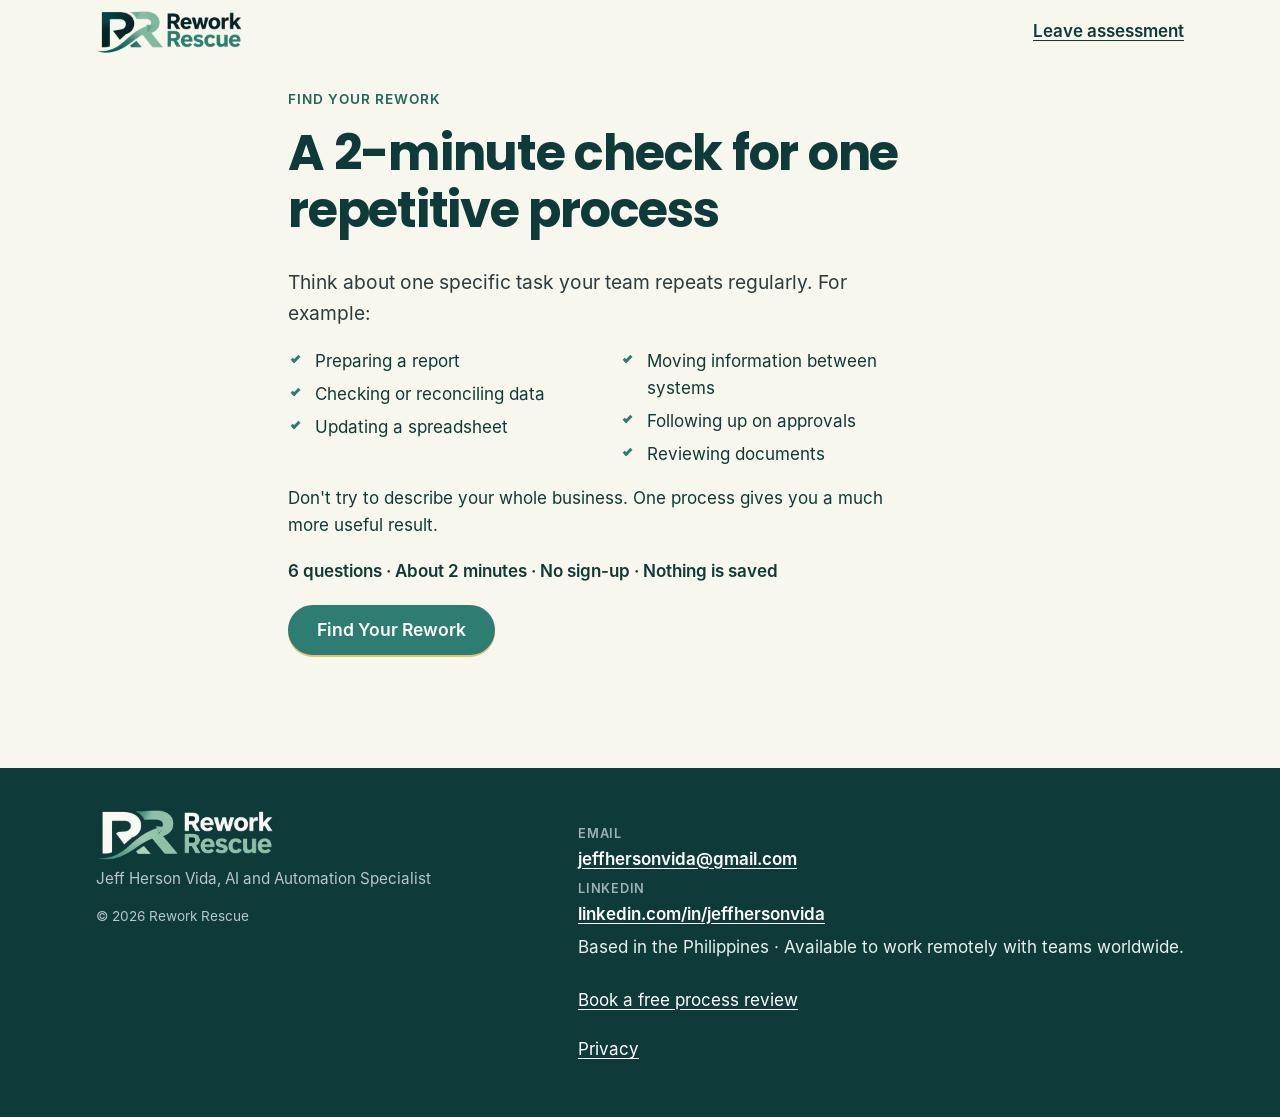
<file: assessment/index.html>
<!doctype html>
<html lang="en">
<head>
  <meta charset="utf-8">
  <meta name="viewport" content="width=device-width, initial-scale=1">
  <meta http-equiv="Content-Security-Policy" content="default-src 'self'; script-src 'self'; style-src 'self'; img-src 'self' data:; connect-src 'self' https:; form-action 'self'; base-uri 'none'">
  <meta name="referrer" content="no-referrer">
  <title>Find Your Rework | Rework Rescue</title>
  <link rel="icon" type="image/png" sizes="32x32" href="../assets/brand/favicon-32.png">
  <link rel="icon" type="image/png" sizes="64x64" href="../assets/brand/favicon-64.png">
  <link rel="apple-touch-icon" href="../assets/brand/apple-touch-icon.png">
  <meta name="theme-color" content="#0e5a5a">
  <meta name="description" content="Find Your Rework: 6 quick questions about one repetitive process. See which kind of rework it is, what it costs in staff time, and where to start. No sign-up.">
  <!-- Share previews (LinkedIn, Slack, etc.). If the site address changes, update these URLs, robots.txt and sitemap.xml. -->
  <link rel="canonical" href="https://rework-rescue.vercel.app/assessment">
  <meta property="og:type" content="website">
  <meta property="og:site_name" content="Rework Rescue">
  <meta property="og:title" content="Find Your Rework | Rework Rescue">
  <meta property="og:description" content="Find Your Rework: 6 quick questions about one repetitive process. See which kind of rework it is, what it costs in staff time, and where to start. No sign-up.">
  <meta property="og:url" content="https://rework-rescue.vercel.app/assessment">
  <meta property="og:image" content="https://rework-rescue.vercel.app/assets/brand/share-card.png">
  <meta property="og:image:width" content="1200">
  <meta property="og:image:height" content="630">
  <meta property="og:image:alt" content="Rework Rescue: Fix the reports and checks your team keeps redoing.">
  <meta name="twitter:card" content="summary_large_image">
  <link rel="stylesheet" href="../assets/styles.css">
</head>
<body>
  <a class="skip-link" href="#main">Skip to main content</a>
  <header class="site-header site-header-min no-print">
    <div class="container header-inner">
      <a class="brand" href="../" aria-label="Rework Rescue: home"><img class="brand-logo" src="../assets/brand/logo-header.webp" width="442" height="132" alt=""></a>
      <a class="header-exit" href="../">Leave assessment</a>
    </div>
  </header>
  <main id="main" tabindex="-1">

    <div class="container narrow assessment-shell">
      <div id="app" aria-live="off"><p>Loading the assessment…</p></div>
      <div id="live" class="sr-only" role="status" aria-live="polite"></div>
    </div>
  </main>
  <footer class="site-footer no-print">
    <div class="container footer-inner">
      <div>
        <p class="brand-footer"><img class="brand-logo" src="../assets/brand/logo-dark-header.webp" width="537" height="156" alt="Rework Rescue: Less rework. More real work."></p>
        <p class="muted">Jeff Herson Vida, AI and Automation Specialist</p>
        <p class="muted footer-copy">&copy; 2026 Rework Rescue</p>
      </div>
      <div>
        <ul class="contact-list contact-list-dark">
    <li><span class="contact-label">Email</span> <a href="mailto:jeffhersonvida@gmail.com">jeffhersonvida@gmail.com</a></li>
    <li><span class="contact-label">LinkedIn</span> <a href="https://www.linkedin.com/in/jeffhersonvida" target="_blank" rel="noopener noreferrer">linkedin.com/in/jeffhersonvida</a><span class="sr-only"> (opens in a new tab)</span></li>
    <li>Based in the Philippines · Available to work remotely with teams worldwide.</li>
  </ul>
        <ul class="footer-links">
          <li><a href="../contact/#contact-form-area">Book a free process review</a></li>
          <li><a href="../privacy/">Privacy</a></li>
        </ul>
      </div>
    </div>
  </footer>
  <noscript><div class="container"><p class="callout callout-warn">The assessment and the booking pop-up need JavaScript. The rest of this site works without it, and you can still email me to book.</p></div></noscript>
  <script type="module" src="../src/assessment/page.js"></script>
</body>
</html>
</file>
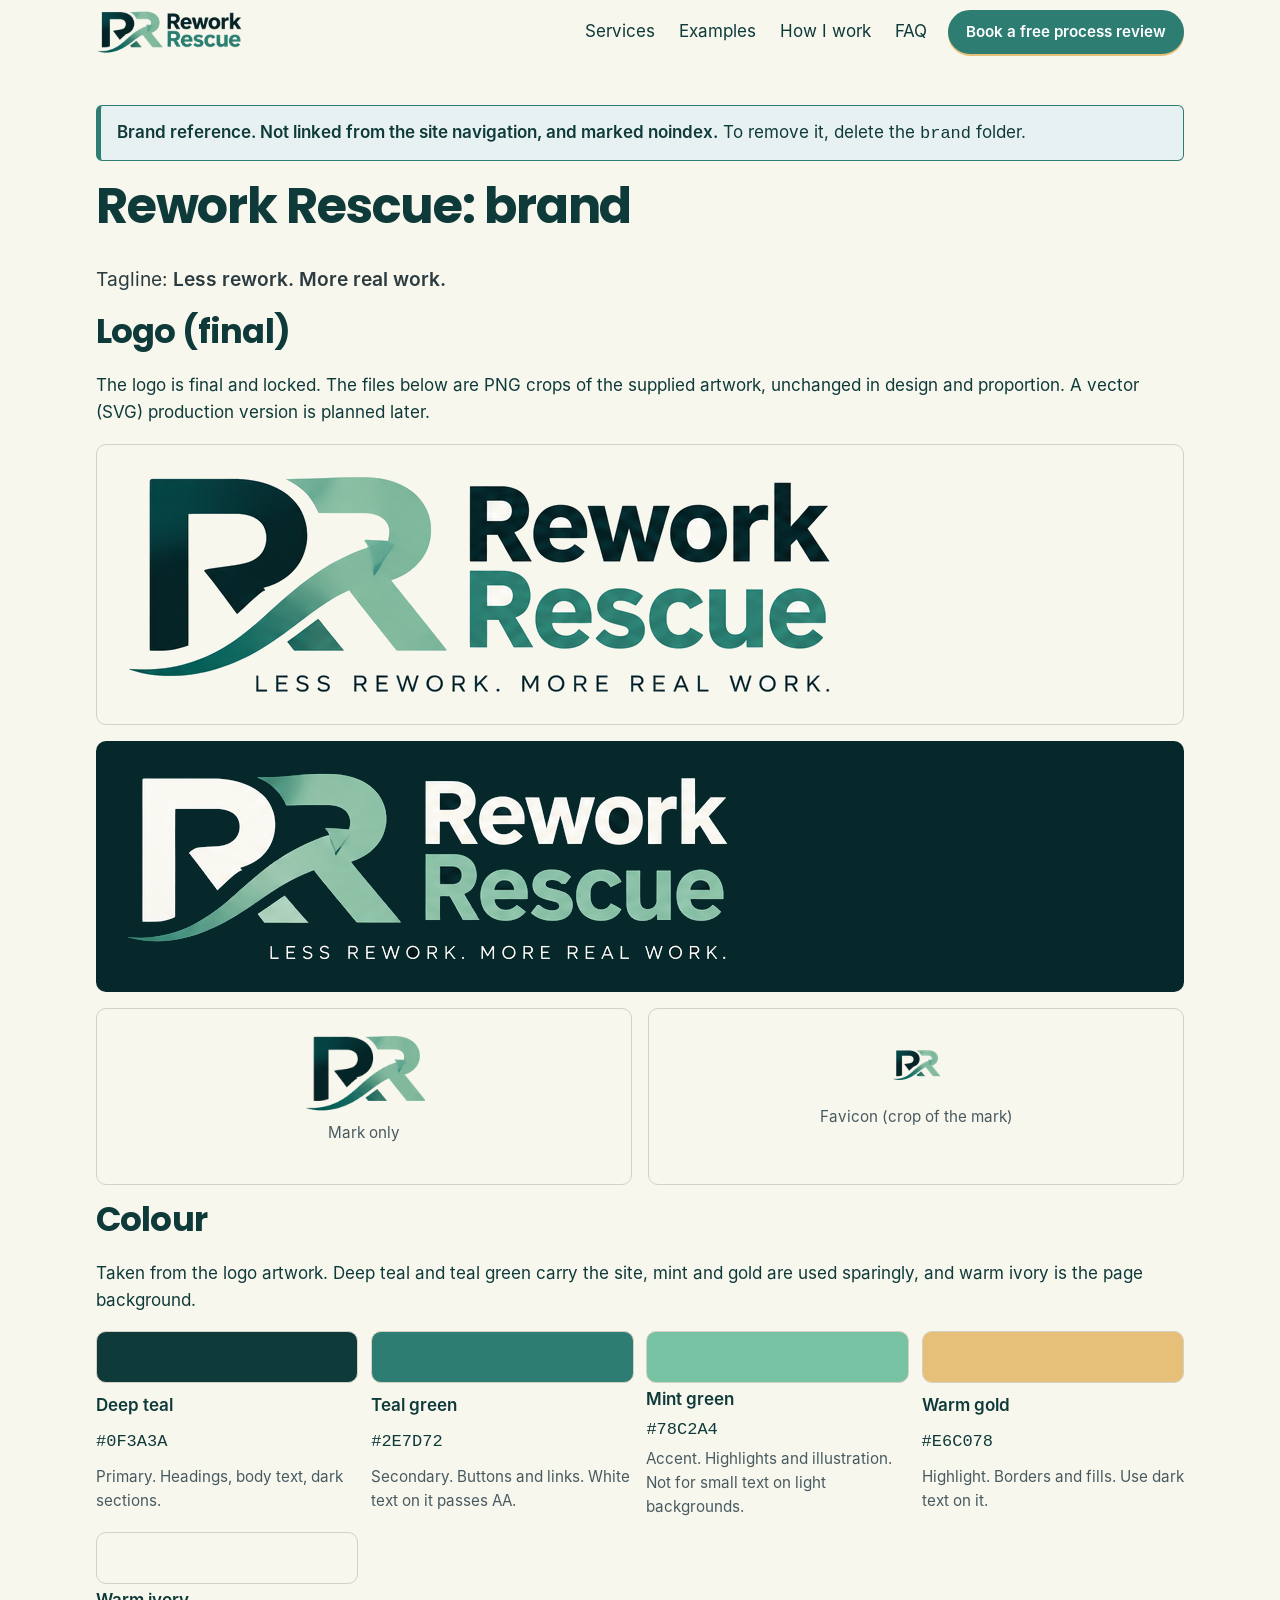
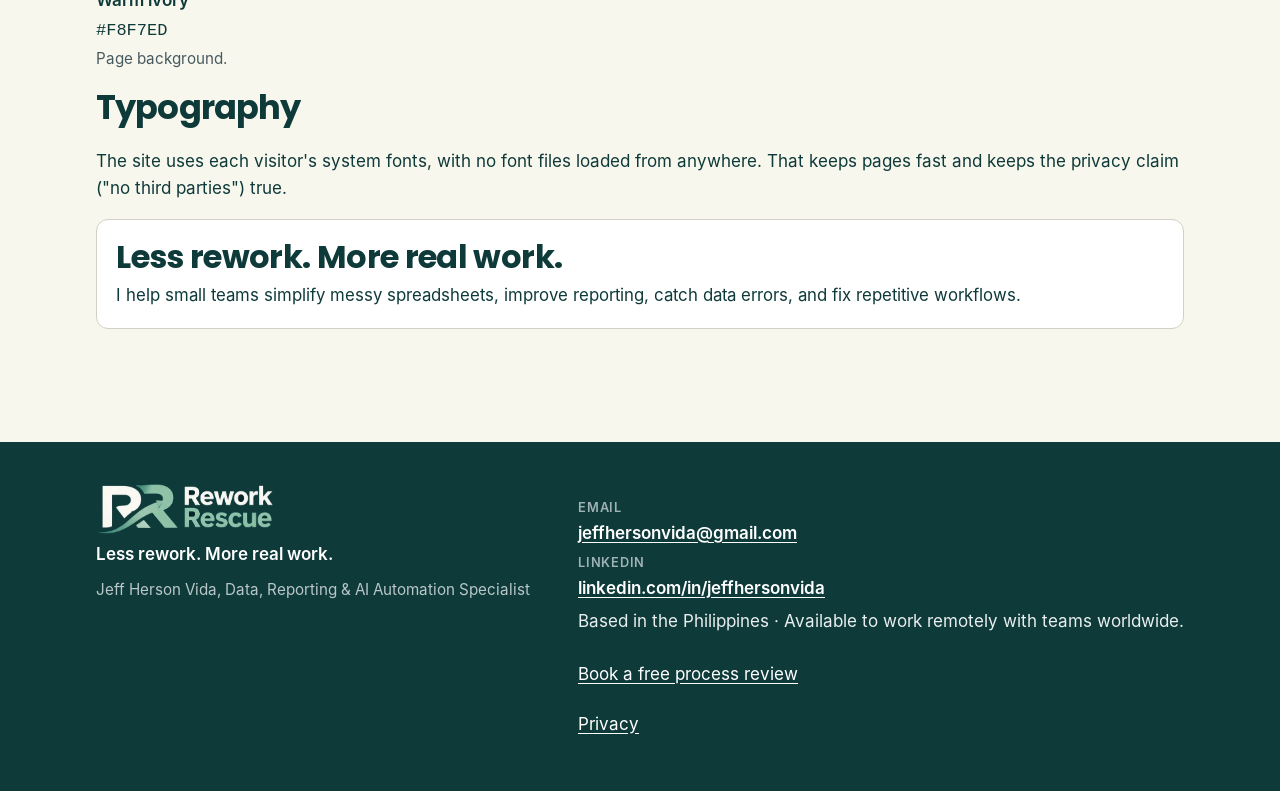
<file: brand/index.html>
<!doctype html>
<html lang="en">
<head>
  <meta charset="utf-8">
  <meta name="viewport" content="width=device-width, initial-scale=1">
  <meta http-equiv="Content-Security-Policy" content="default-src 'self'; script-src 'self'; style-src 'self'; img-src 'self' data:; connect-src 'self' https:; form-action 'self'; base-uri 'none'">
  <meta name="referrer" content="no-referrer">
  <meta name="robots" content="noindex, nofollow">
  <title>Brand | Rework Rescue</title>
  <link rel="icon" type="image/png" sizes="32x32" href="../assets/brand/favicon-32.png">
  <link rel="icon" type="image/png" sizes="64x64" href="../assets/brand/favicon-64.png">
  <link rel="apple-touch-icon" href="../assets/brand/apple-touch-icon.png">
  <meta name="theme-color" content="#0e5a5a">
  <meta name="description" content="Rework Rescue logo and colours.">
  <link rel="stylesheet" href="../assets/styles.css">
</head>
<body>
  <a class="skip-link" href="#main">Skip to main content</a>
  <header class="site-header no-print">
    <div class="container header-inner">
      <a class="brand" href="../" aria-label="Rework Rescue: home"><img class="brand-logo" src="../assets/brand/logo-header.webp" width="442" height="132" alt=""></a>
      <a class="btn btn-primary btn-small header-cta" href="../contact/#contact-form-area"><span>Book a <span class="cta-long">free process </span>review</span></a>
      <button type="button" class="nav-toggle" aria-expanded="false" aria-controls="site-nav" hidden><span class="nav-toggle-icon" aria-hidden="true"></span>Menu</button>
      <nav id="site-nav" aria-label="Main">
        <ul class="nav-list">
          <li><a href="../#services">Services</a></li>
          <li><a href="../#samples">Examples</a></li>
          <li><a href="../#about">How I work</a></li>
          <li><a href="../#faq">FAQ</a></li>
          <li class="nav-cta"><a class="btn btn-primary btn-small" href="../contact/#contact-form-area"><span>Book a <span class="cta-long">free process </span>review</span></a></li>
        </ul>
      </nav>
    </div>
  </header>
  <main id="main" tabindex="-1">

    <div class="container page-pad brand-page">
      <p class="callout callout-info"><strong>Brand reference. Not linked from the site navigation, and marked noindex.</strong> To remove it, delete the <code>brand</code> folder.</p>
      <h1>Rework Rescue: brand</h1>
      <p class="lede">Tagline: <strong>Less rework. More real work.</strong></p>

      <h2>Logo (final)</h2>
      <p>The logo is final and locked. The files below are PNG crops of the supplied artwork, unchanged in design and proportion. A vector (SVG) production version is planned later.</p>
      <div class="logo-stage logo-light"><img class="brand-logo" src="../assets/brand/logo.png" width="717" height="231" alt="Rework Rescue: Less rework. More real work."></div>
      <div class="logo-stage logo-dark"><img class="brand-logo" src="../assets/brand/logo-dark.png" width="616" height="203" alt="Rework Rescue: Less rework. More real work."></div>
      <div class="logo-row">
        <div class="logo-stage logo-light logo-small"><img class="logo-mark-img" src="../assets/brand/mark.png" width="324" height="214" alt="Rework Rescue: Less rework. More real work."><p class="muted">Mark only</p></div>
        <div class="logo-stage logo-light logo-small"><img class="favicon-img" src="../assets/brand/favicon-64.png" width="64" height="64" alt="Favicon, 64 pixels"><p class="muted">Favicon (crop of the mark)</p></div>
      </div>

      <h2>Colour</h2>
      <p>Taken from the logo artwork. Deep teal and teal green carry the site, mint and gold are used sparingly, and warm ivory is the page background.</p>
      <ul class="swatches">
        <li class="swatch"><span class="swatch-chip sw-deep" aria-hidden="true"></span><strong>Deep teal</strong> <code>#0F3A3A</code><span class="muted">Primary. Headings, body text, dark sections.</span></li><li class="swatch"><span class="swatch-chip sw-teal" aria-hidden="true"></span><strong>Teal green</strong> <code>#2E7D72</code><span class="muted">Secondary. Buttons and links. White text on it passes AA.</span></li><li class="swatch"><span class="swatch-chip sw-mint" aria-hidden="true"></span><strong>Mint green</strong> <code>#78C2A4</code><span class="muted">Accent. Highlights and illustration. Not for small text on light backgrounds.</span></li><li class="swatch"><span class="swatch-chip sw-gold" aria-hidden="true"></span><strong>Warm gold</strong> <code>#E6C078</code><span class="muted">Highlight. Borders and fills. Use dark text on it.</span></li><li class="swatch"><span class="swatch-chip sw-ivory" aria-hidden="true"></span><strong>Warm ivory</strong> <code>#F8F7ED</code><span class="muted">Page background.</span></li>
      </ul>

      <h2>Typography</h2>
      <p>The site uses each visitor's system fonts, with no font files loaded from anywhere. That keeps pages fast and keeps the privacy claim ("no third parties") true.</p>
      <p class="type-sample"><span class="type-h">Less rework. More real work.</span><span class="type-b">I help small teams simplify messy spreadsheets, improve reporting, catch data errors, and fix repetitive workflows.</span></p>
    </div>
  </main>
  <footer class="site-footer no-print">
    <div class="container footer-inner">
      <div>
        <p class="brand-footer"><img class="brand-logo" src="../assets/brand/logo-dark-header.webp" width="537" height="156" alt="Rework Rescue: Less rework. More real work."></p>
        <p class="footer-tagline">Less rework. More real work.</p>
        <p class="muted">Jeff Herson Vida, Data, Reporting &amp; AI Automation Specialist</p>
      </div>
      <div>
        <ul class="contact-list contact-list-dark">
    <li><span class="contact-label">Email</span> <a href="mailto:jeffhersonvida@gmail.com">jeffhersonvida@gmail.com</a></li>
    <li><span class="contact-label">LinkedIn</span> <a href="https://www.linkedin.com/in/jeffhersonvida" target="_blank" rel="noopener noreferrer">linkedin.com/in/jeffhersonvida</a><span class="sr-only"> (opens in a new tab)</span></li>
    <li>Based in the Philippines · Available to work remotely with teams worldwide.</li>
  </ul>
        <ul class="footer-links">
          <li><a href="../contact/#contact-form-area">Book a free process review</a></li>
          <li><a href="../privacy/">Privacy</a></li>
        </ul>
      </div>
    </div>
  </footer>
  <noscript><div class="container"><p class="callout callout-warn">The assessment and the booking pop-up need JavaScript. The rest of this site works without it, and you can still email me to book.</p></div></noscript>
  
  <script type="module" src="../src/nav.js"></script>
</body>
</html>
</file>
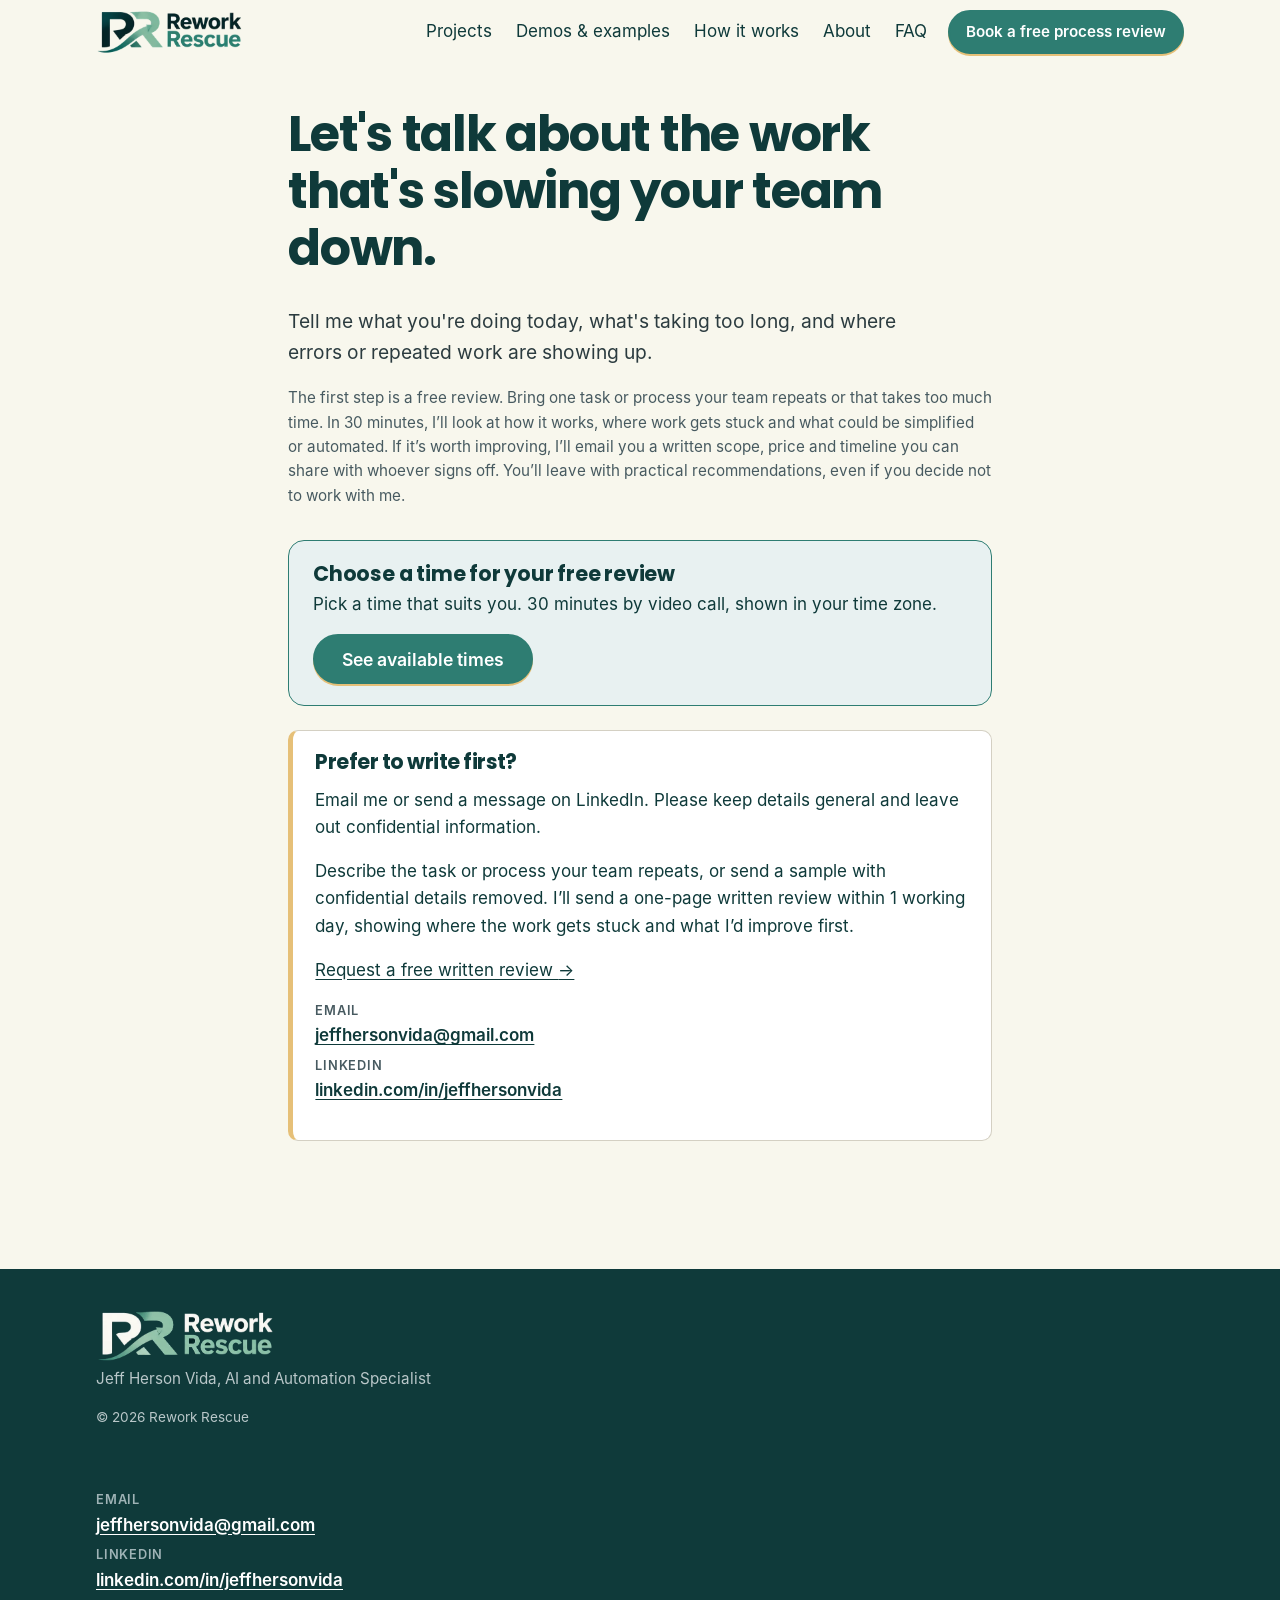
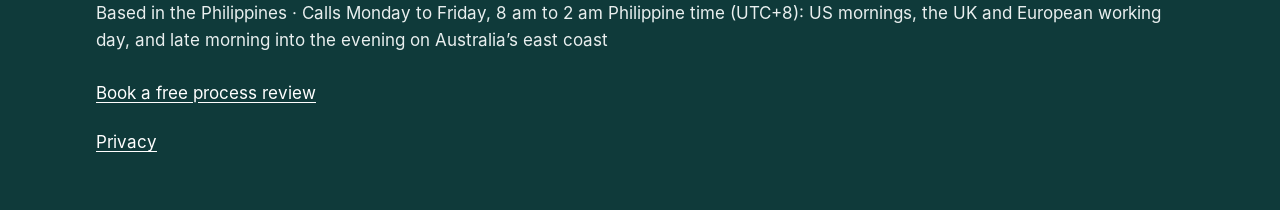
<file: contact/index.html>
<!doctype html>
<html lang="en">
<head>
  <meta charset="utf-8">
  <meta name="viewport" content="width=device-width, initial-scale=1">
  <meta http-equiv="Content-Security-Policy" content="default-src 'self'; script-src 'self'; style-src 'self'; img-src 'self' data:; connect-src 'self' https:; form-action 'self'; base-uri 'none'">
  <meta name="referrer" content="no-referrer">
  <title>Book a free process review | Rework Rescue</title>
  <link rel="icon" type="image/png" sizes="32x32" href="../assets/brand/favicon-32.png">
  <link rel="icon" type="image/png" sizes="64x64" href="../assets/brand/favicon-64.png">
  <link rel="apple-touch-icon" href="../assets/brand/apple-touch-icon.png">
  <meta name="theme-color" content="#0e5a5a">
  <meta name="description" content="Book a free 30-minute review of the report you rebuild every week.">
  <!-- Share previews (LinkedIn, Slack, etc.). If the site address changes, update these URLs, robots.txt and sitemap.xml. -->
  <link rel="canonical" href="https://rework-rescue.vercel.app/contact">
  <meta property="og:type" content="website">
  <meta property="og:site_name" content="Rework Rescue">
  <meta property="og:title" content="Book a free process review | Rework Rescue">
  <meta property="og:description" content="Book a free 30-minute review of the report you rebuild every week.">
  <meta property="og:url" content="https://rework-rescue.vercel.app/contact">
  <meta property="og:image" content="https://rework-rescue.vercel.app/assets/brand/share-card.png">
  <meta property="og:image:width" content="1200">
  <meta property="og:image:height" content="630">
  <meta property="og:image:alt" content="Rework Rescue: Fix the reports and checks your team keeps redoing.">
  <meta name="twitter:card" content="summary_large_image">
  <link rel="preload" href="../assets/fonts/inter-regular.woff" as="font" type="font/woff" crossorigin>
  <link rel="preload" href="../assets/fonts/poppins-bold.woff" as="font" type="font/woff" crossorigin>
  <link rel="stylesheet" href="../assets/styles.css">
</head>
<body>
  <a class="skip-link" href="#main">Skip to main content</a>
  <header class="site-header no-print">
    <div class="container header-inner">
      <a class="brand" href="../" aria-label="Rework Rescue: home"><img class="brand-logo" src="../assets/brand/logo-header.webp" width="442" height="132" alt=""></a>
      <a class="btn btn-primary btn-small header-cta" href="../contact/#contact-form-area"><span>Book a <span class="cta-long">free process </span>review</span></a>
      <button type="button" class="nav-toggle" aria-expanded="false" aria-controls="site-nav" hidden><span class="nav-toggle-icon" aria-hidden="true"></span>Menu</button>
      <nav id="site-nav" aria-label="Main">
        <ul class="nav-list">
          <li><a href="../#services">Projects</a></li>
          <li><a href="../#built">Demos &amp; examples</a></li>
          <li><a href="../#how">How it works</a></li>
          <li><a href="../#about">About</a></li>
          <li><a href="../#faq">FAQ</a></li>
          <li class="nav-cta"><a class="btn btn-primary btn-small" href="../contact/#contact-form-area"><span>Book a <span class="cta-long">free process </span>review</span></a></li>
        </ul>
      </nav>
    </div>
  </header>
  <main id="main" tabindex="-1">

    <div class="container narrow page-pad">
      <h1>Let&#39;s talk about the work that&#39;s slowing your team down.</h1>
      <p class="lede">Tell me what you&#39;re doing today, what&#39;s taking too long, and where errors or repeated work are showing up.</p>
      <p class="muted">The first step is a free review. Bring one task or process your team repeats or that takes too much time. In 30 minutes, I&rsquo;ll look at how it works, where work gets stuck and what could be simplified or automated. If it&rsquo;s worth improving, I&rsquo;ll email you a written scope, price and timeline you can share with whoever signs off. You&rsquo;ll leave with practical recommendations, even if you decide not to work with me.</p>
      <div class="review-cta" id="contact-form-area">
        <div>
          <h2 class="review-cta-h">Choose a time for your free review</h2>
          <p class="review-cta-line">Pick a time that suits you. 30 minutes by video call, shown in your time zone.</p>
        </div>
        <p class="review-cta-action"><a class="btn btn-primary btn-large" href="mailto:jeffhersonvida@gmail.com?subject=Report%20review%20request" data-book>See available times</a></p>
      </div>
      <div class="contact-card" id="written-review">
        <h2>Prefer to write first?</h2>
        <p>Email me or send a message on LinkedIn. Please keep details general and leave out confidential information.</p>
        <p>Describe the task or process your team repeats, or send a sample with confidential details removed. I&rsquo;ll send a one-page written review within 1 working day, showing where the work gets stuck and what I&rsquo;d improve first.</p>
        <p><a href="mailto:jeffhersonvida@gmail.com?subject=Written%20task%20review">Request a free written review <span aria-hidden="true">&rarr;</span></a></p>
        <ul class="contact-list">
    <li><span class="contact-label">Email</span> <a href="mailto:jeffhersonvida@gmail.com">jeffhersonvida@gmail.com</a></li>
    <li><span class="contact-label">LinkedIn</span> <a href="https://www.linkedin.com/in/jeffhersonvida" target="_blank" rel="noopener noreferrer">linkedin.com/in/jeffhersonvida</a><span class="sr-only"> (opens in a new tab)</span></li>
  </ul>
      </div>
    </div>
  </main>
  <footer class="site-footer no-print">
    <div class="container footer-inner">
      <div>
        <p class="brand-footer"><img class="brand-logo" src="../assets/brand/logo-dark-header.webp" width="537" height="156" alt="Rework Rescue: Less rework. More real work."></p>
        <p class="muted">Jeff Herson Vida, AI and Automation Specialist</p>
        <p class="muted footer-copy">&copy; 2026 Rework Rescue</p>
      </div>
      <div>
        <ul class="contact-list contact-list-dark">
    <li><span class="contact-label">Email</span> <a href="mailto:jeffhersonvida@gmail.com">jeffhersonvida@gmail.com</a></li>
    <li><span class="contact-label">LinkedIn</span> <a href="https://www.linkedin.com/in/jeffhersonvida" target="_blank" rel="noopener noreferrer">linkedin.com/in/jeffhersonvida</a><span class="sr-only"> (opens in a new tab)</span></li>
    <li>Based in the Philippines &middot; Calls Monday to Friday, 8&nbsp;am to 2&nbsp;am Philippine time (UTC+8): US mornings, the UK and European working day, and late morning into the evening on Australia&rsquo;s east coast</li>
  </ul>
        <ul class="footer-links">
          <li><a href="../contact/#contact-form-area">Book a free process review</a></li>
          <li><a href="../privacy/">Privacy</a></li>
        </ul>
      </div>
    </div>
  </footer>
  <noscript><div class="container"><p class="callout callout-warn">The assessment and the booking pop-up need JavaScript. The rest of this site works without it, and you can still email me to book.</p></div></noscript>
  <script type="module" src="../src/contact.js"></script>
  <script type="module" src="../src/nav.js"></script>
</body>
</html>
</file>
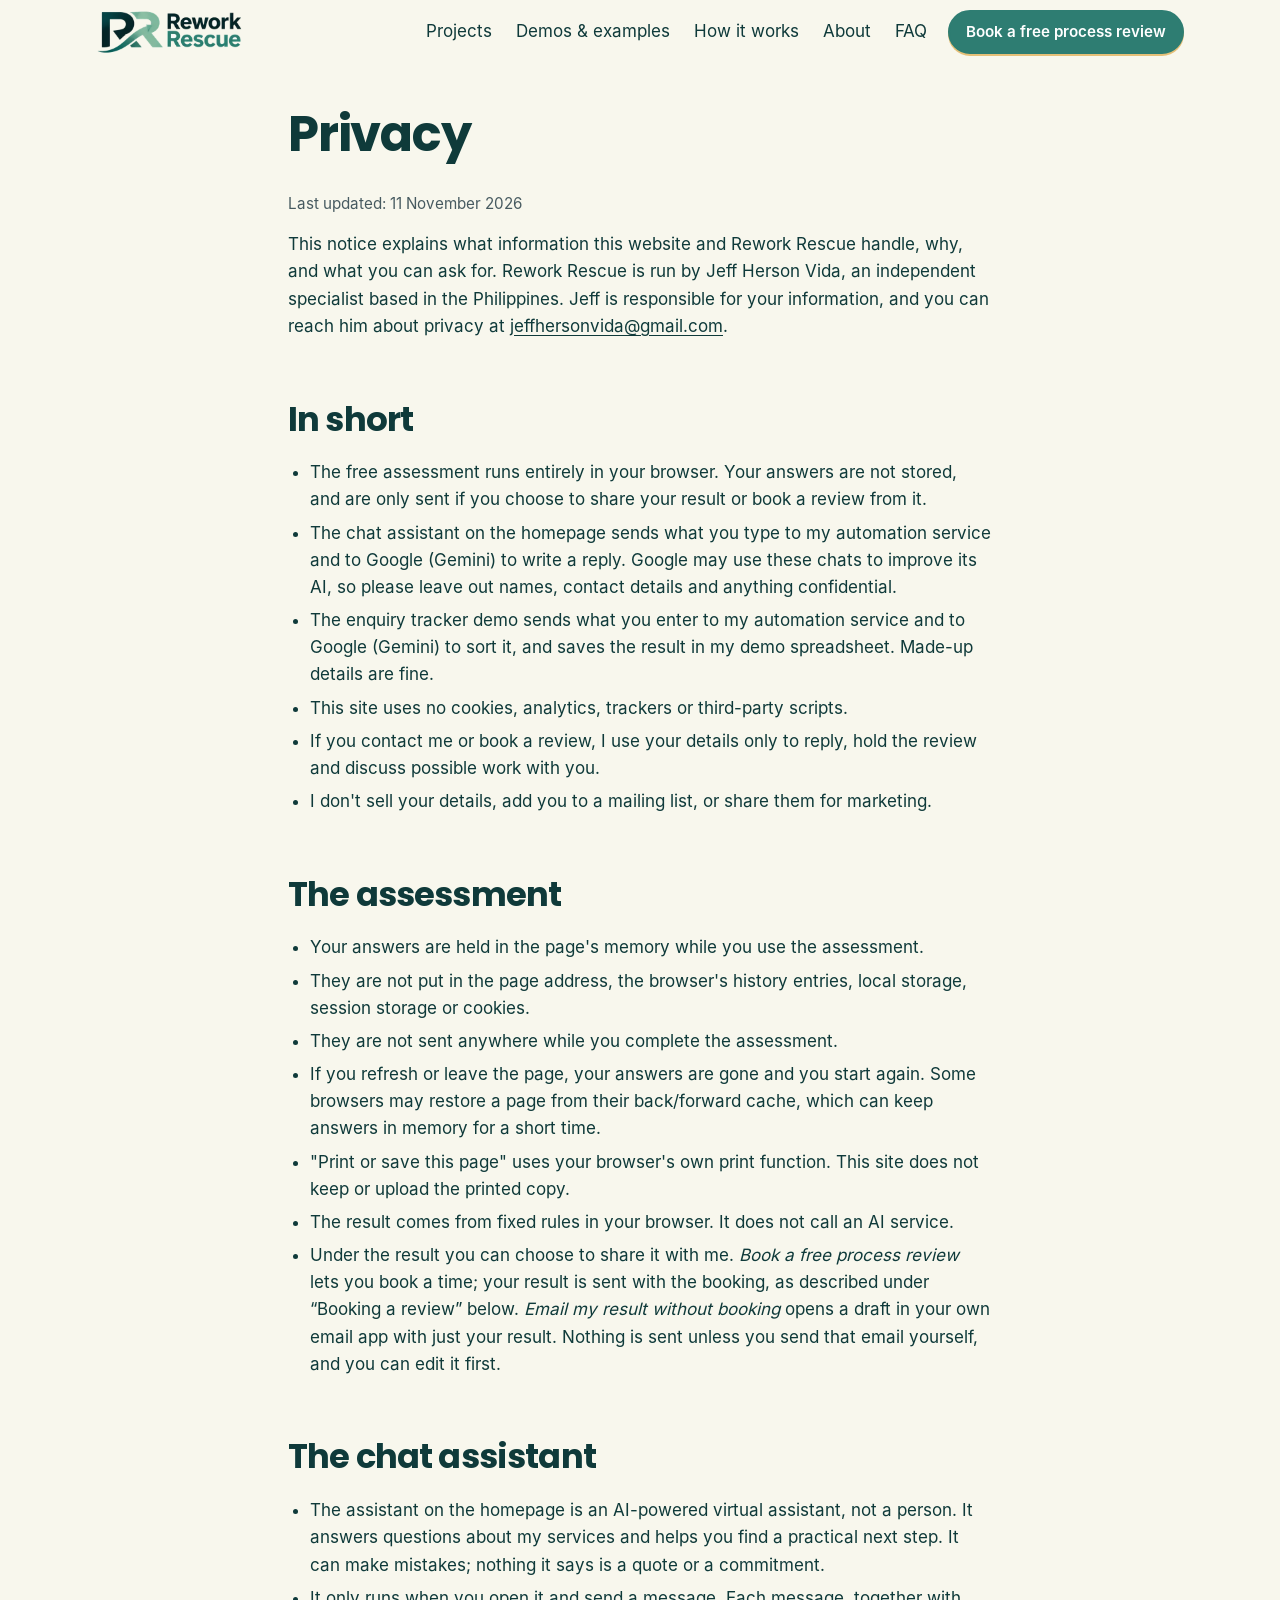
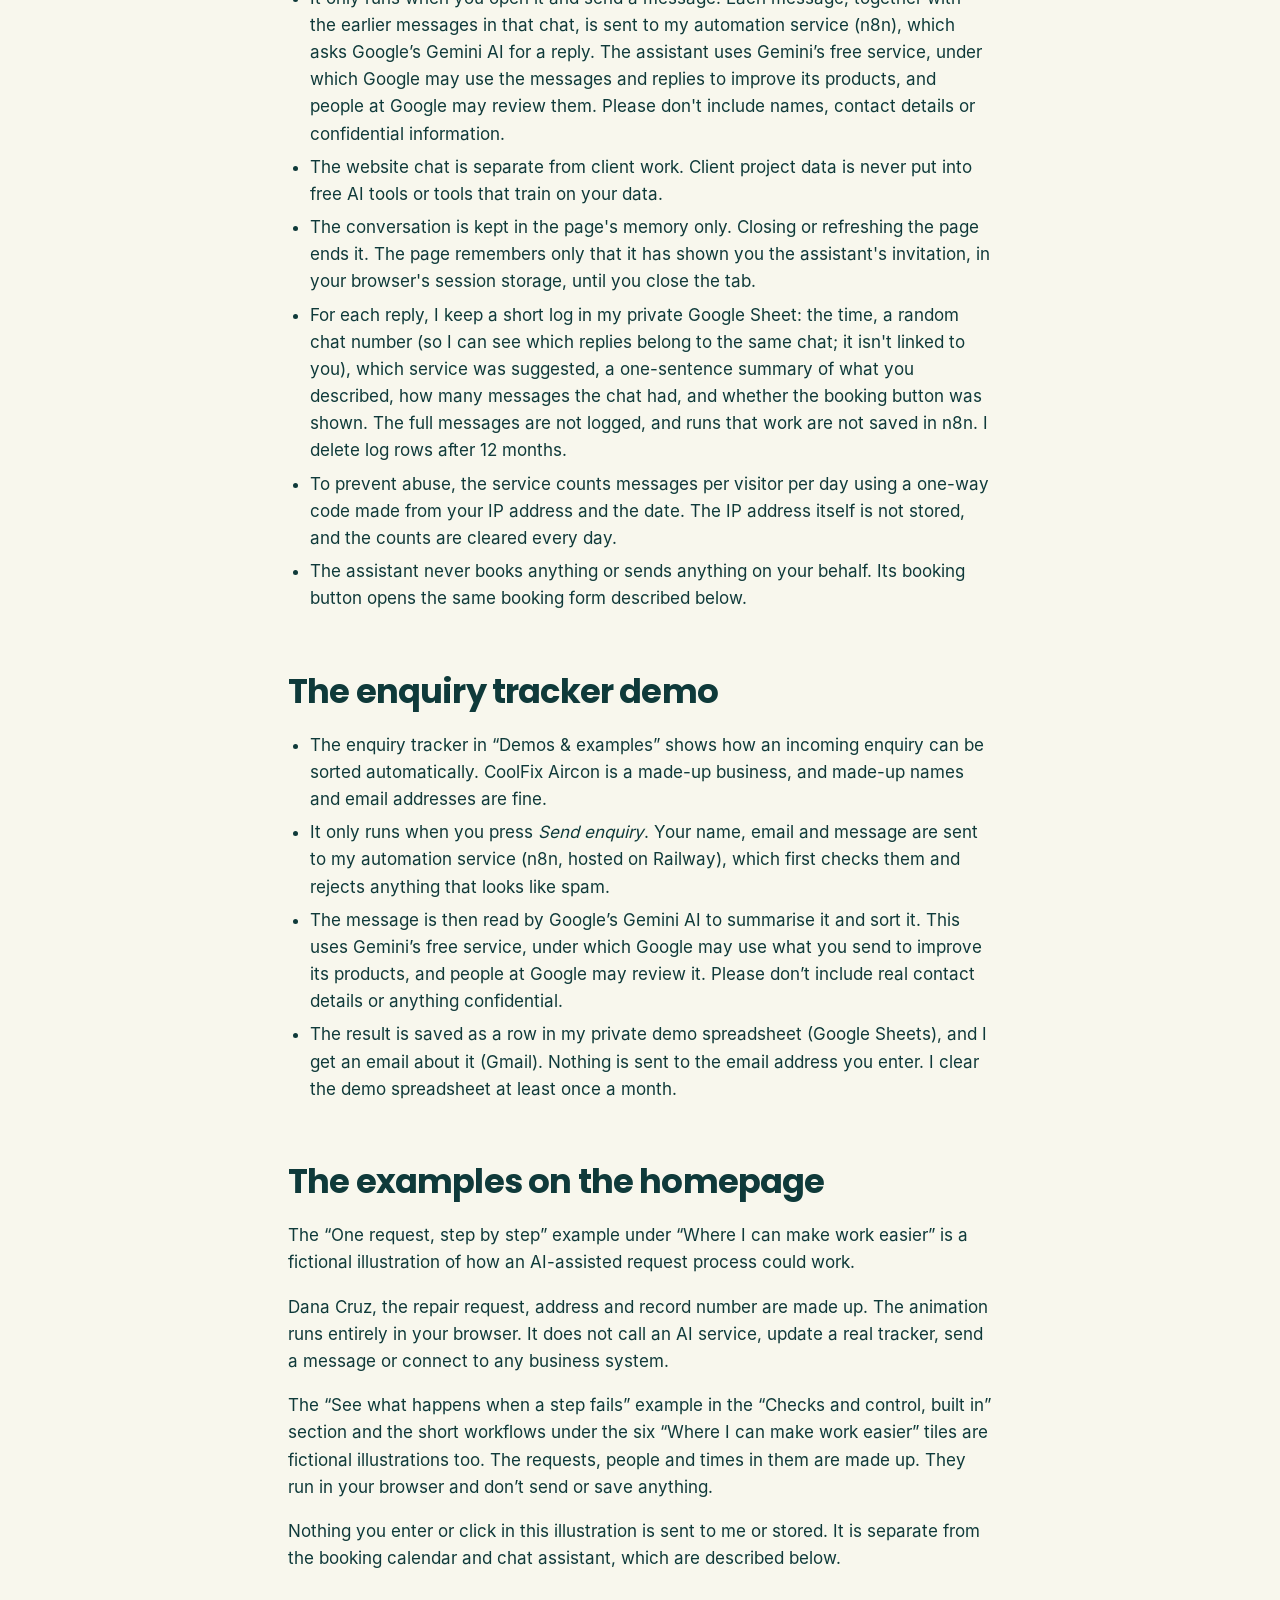
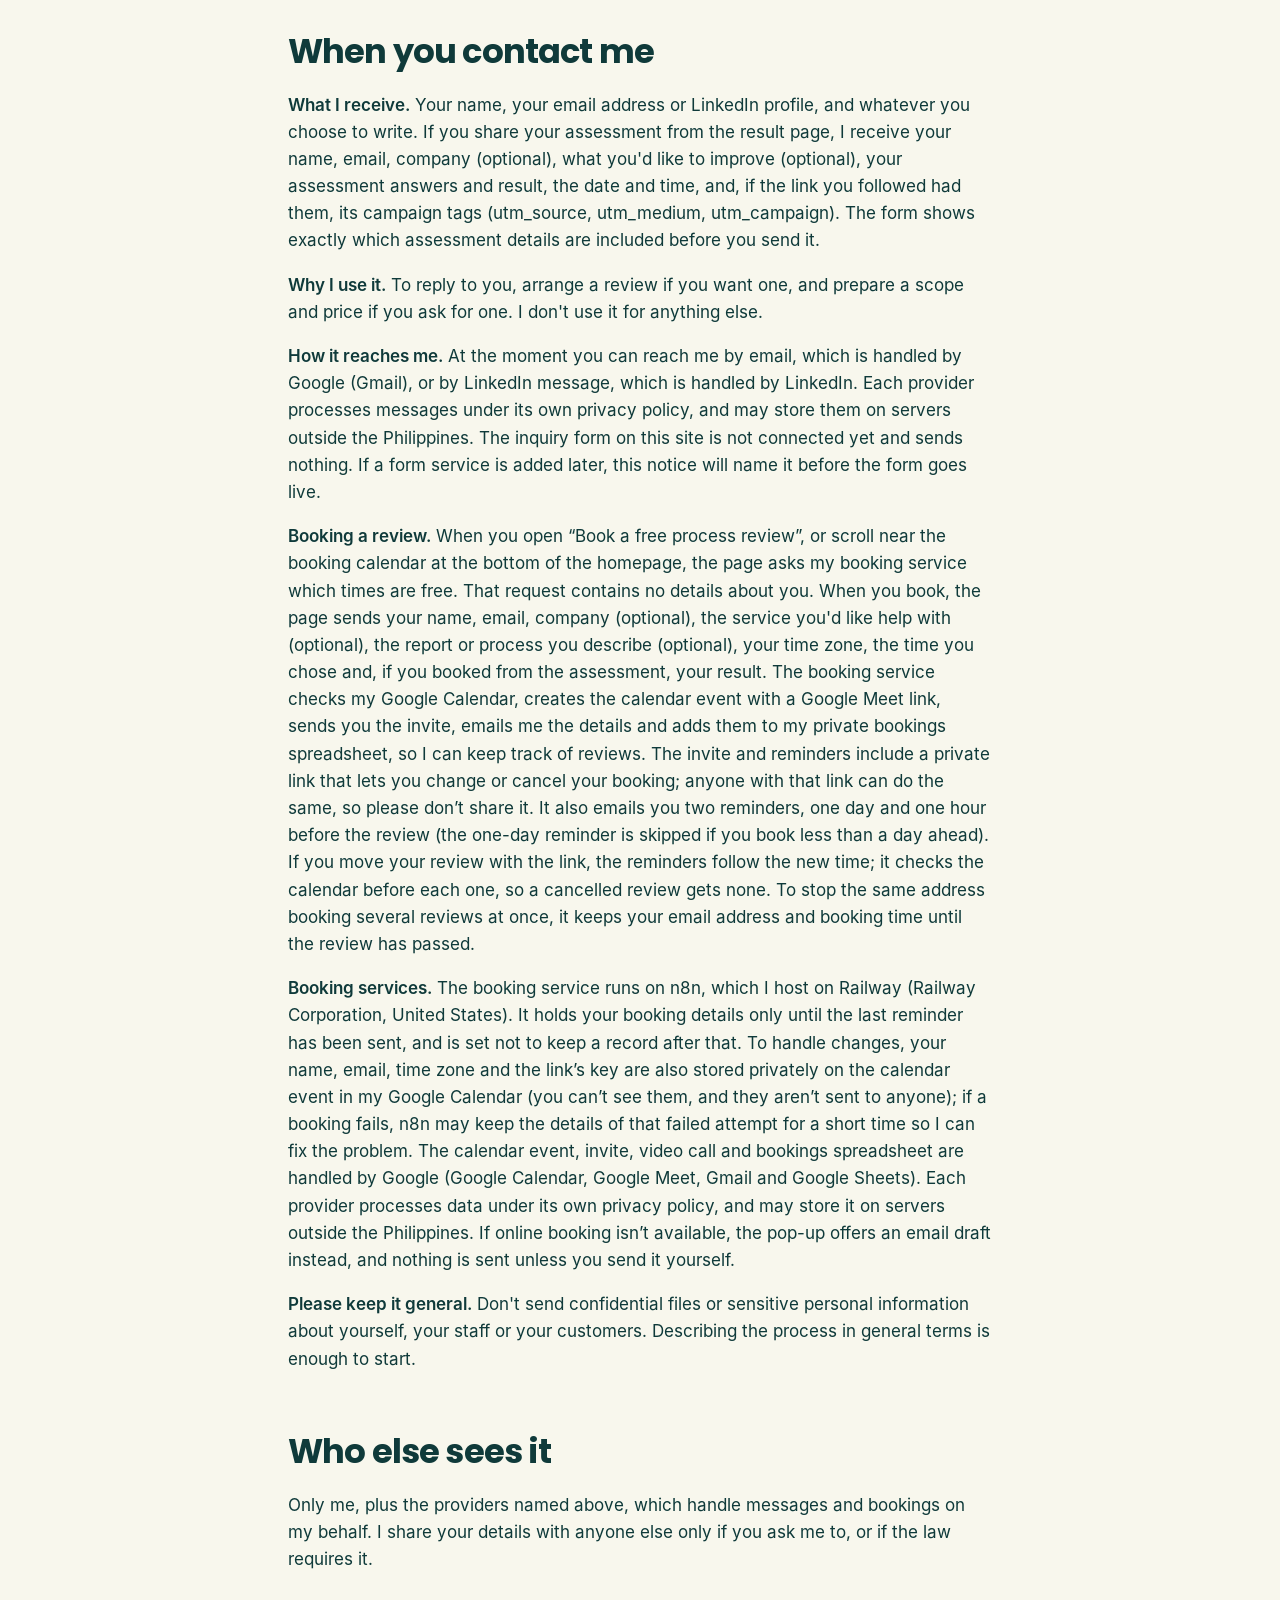
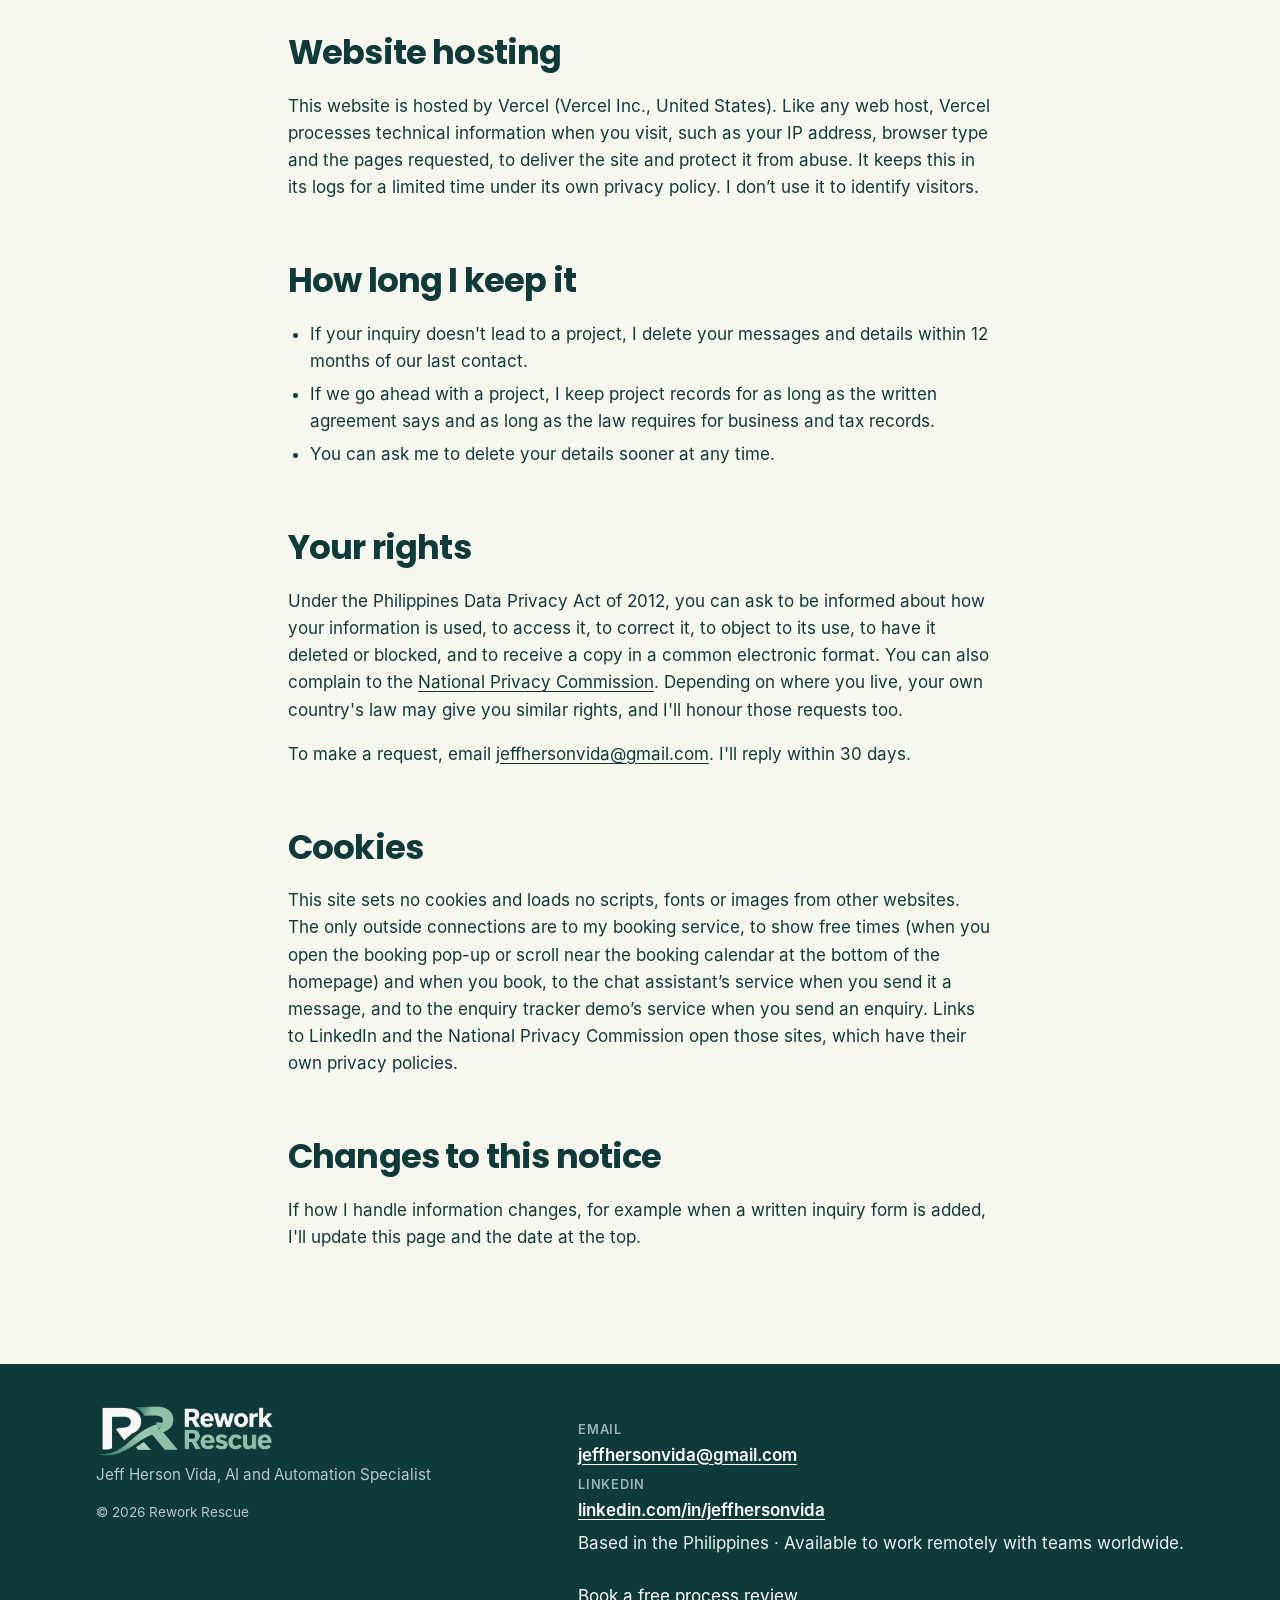
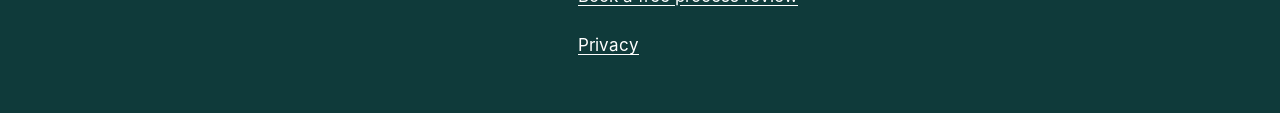
<file: privacy/index.html>
<!doctype html>
<html lang="en">
<head>
  <meta charset="utf-8">
  <meta name="viewport" content="width=device-width, initial-scale=1">
  <meta http-equiv="Content-Security-Policy" content="default-src 'self'; script-src 'self'; style-src 'self'; img-src 'self' data:; connect-src 'self' https:; form-action 'self'; base-uri 'none'">
  <meta name="referrer" content="no-referrer">
  <title>Privacy | Rework Rescue</title>
  <link rel="icon" type="image/png" sizes="32x32" href="../assets/brand/favicon-32.png">
  <link rel="icon" type="image/png" sizes="64x64" href="../assets/brand/favicon-64.png">
  <link rel="apple-touch-icon" href="../assets/brand/apple-touch-icon.png">
  <meta name="theme-color" content="#0e5a5a">
  <meta name="description" content="How Rework Rescue handles assessment answers, inquiries and your personal information.">
  <!-- Share previews (LinkedIn, Slack, etc.). If the site address changes, update these URLs, robots.txt and sitemap.xml. -->
  <link rel="canonical" href="https://rework-rescue.vercel.app/privacy">
  <meta property="og:type" content="website">
  <meta property="og:site_name" content="Rework Rescue">
  <meta property="og:title" content="Privacy | Rework Rescue">
  <meta property="og:description" content="How Rework Rescue handles assessment answers, inquiries and your personal information.">
  <meta property="og:url" content="https://rework-rescue.vercel.app/privacy">
  <meta property="og:image" content="https://rework-rescue.vercel.app/assets/brand/share-card.png">
  <meta property="og:image:width" content="1200">
  <meta property="og:image:height" content="630">
  <meta property="og:image:alt" content="Rework Rescue: Fix the reports and checks your team keeps redoing.">
  <meta name="twitter:card" content="summary_large_image">
  <link rel="preload" href="../assets/fonts/inter-regular.woff" as="font" type="font/woff" crossorigin>
  <link rel="preload" href="../assets/fonts/poppins-bold.woff" as="font" type="font/woff" crossorigin>
  <link rel="stylesheet" href="../assets/styles.css">
</head>
<body>
  <a class="skip-link" href="#main">Skip to main content</a>
  <header class="site-header no-print">
    <div class="container header-inner">
      <a class="brand" href="../" aria-label="Rework Rescue: home"><img class="brand-logo" src="../assets/brand/logo-header.webp" width="442" height="132" alt=""></a>
      <a class="btn btn-primary btn-small header-cta" href="../contact/#contact-form-area"><span>Book a <span class="cta-long">free process </span>review</span></a>
      <button type="button" class="nav-toggle" aria-expanded="false" aria-controls="site-nav" hidden><span class="nav-toggle-icon" aria-hidden="true"></span>Menu</button>
      <nav id="site-nav" aria-label="Main">
        <ul class="nav-list">
          <li><a href="../#services">Projects</a></li>
          <li><a href="../#built">Demos &amp; examples</a></li>
          <li><a href="../#how">How it works</a></li>
          <li><a href="../#about">About</a></li>
          <li><a href="../#faq">FAQ</a></li>
          <li class="nav-cta"><a class="btn btn-primary btn-small" href="../contact/#contact-form-area"><span>Book a <span class="cta-long">free process </span>review</span></a></li>
        </ul>
      </nav>
    </div>
  </header>
  <main id="main" tabindex="-1">

    <div class="container narrow page-pad prose">
      <h1>Privacy</h1>
      <p class="muted">Last updated: 11 November 2026</p>

      <p>This notice explains what information this website and Rework Rescue handle, why, and what you can ask for. Rework Rescue is run by Jeff Herson Vida, an independent specialist based in the Philippines. Jeff is responsible for your information, and you can reach him about privacy at <a href="mailto:jeffhersonvida@gmail.com">jeffhersonvida@gmail.com</a>.</p>

      <h2>In short</h2>
      <ul>
        <li>The free assessment runs entirely in your browser. Your answers are not stored, and are only sent if you choose to share your result or book a review from it.</li>
        <li>The chat assistant on the homepage sends what you type to my automation service and to Google (Gemini) to write a reply. Google may use these chats to improve its AI, so please leave out names, contact details and anything confidential.</li>
        <li>The enquiry tracker demo sends what you enter to my automation service and to Google (Gemini) to sort it, and saves the result in my demo spreadsheet. Made-up details are fine.</li>
        <li>This site uses no cookies, analytics, trackers or third-party scripts.</li>
        <li>If you contact me or book a review, I use your details only to reply, hold the review and discuss possible work with you.</li>
        <li>I don't sell your details, add you to a mailing list, or share them for marketing.</li>
      </ul>

      <h2>The assessment</h2>
      <ul>
        <li>Your answers are held in the page's memory while you use the assessment.</li>
        <li>They are not put in the page address, the browser's history entries, local storage, session storage or cookies.</li>
        <li>They are not sent anywhere while you complete the assessment.</li>
        <li>If you refresh or leave the page, your answers are gone and you start again. Some browsers may restore a page from their back/forward cache, which can keep answers in memory for a short time.</li>
        <li>"Print or save this page" uses your browser's own print function. This site does not keep or upload the printed copy.</li>
        <li>The result comes from fixed rules in your browser. It does not call an AI service.</li>
        <li>Under the result you can choose to share it with me. <em>Book a free process review</em> lets you book a time; your result is sent with the booking, as described under &ldquo;Booking a review&rdquo; below. <em>Email my result without booking</em> opens a draft in your own email app with just your result. Nothing is sent unless you send that email yourself, and you can edit it first.</li>
      </ul>

      <h2 id="chat-assistant">The chat assistant</h2>
      <ul>
        <li>The assistant on the homepage is an AI-powered virtual assistant, not a person. It answers questions about my services and helps you find a practical next step. It can make mistakes; nothing it says is a quote or a commitment.</li>
        <li>It only runs when you open it and send a message. Each message, together with the earlier messages in that chat, is sent to my automation service (n8n), which asks Google&rsquo;s Gemini AI for a reply. The assistant uses Gemini&rsquo;s free service, under which Google may use the messages and replies to improve its products, and people at Google may review them. Please don't include names, contact details or confidential information.</li>
        <li>The website chat is separate from client work. Client project data is never put into free AI tools or tools that train on your data.</li>
        <li>The conversation is kept in the page's memory only. Closing or refreshing the page ends it. The page remembers only that it has shown you the assistant's invitation, in your browser's session storage, until you close the tab.</li>
        <li>For each reply, I keep a short log in my private Google Sheet: the time, a random chat number (so I can see which replies belong to the same chat; it isn't linked to you), which service was suggested, a one-sentence summary of what you described, how many messages the chat had, and whether the booking button was shown. The full messages are not logged, and runs that work are not saved in n8n. I delete log rows after 12 months.</li>
        <li>To prevent abuse, the service counts messages per visitor per day using a one-way code made from your IP address and the date. The IP address itself is not stored, and the counts are cleared every day.</li>
        <li>The assistant never books anything or sends anything on your behalf. Its booking button opens the same booking form described below.</li>
      </ul>

      <h2 id="enquiry-demo">The enquiry tracker demo</h2>
      <ul>
        <li>The enquiry tracker in &ldquo;Demos &amp; examples&rdquo; shows how an incoming enquiry can be sorted automatically. CoolFix Aircon is a made-up business, and made-up names and email addresses are fine.</li>
        <li>It only runs when you press <em>Send enquiry</em>. Your name, email and message are sent to my automation service (n8n, hosted on Railway), which first checks them and rejects anything that looks like spam.</li>
        <li>The message is then read by Google&rsquo;s Gemini AI to summarise it and sort it. This uses Gemini&rsquo;s free service, under which Google may use what you send to improve its products, and people at Google may review it. Please don&rsquo;t include real contact details or anything confidential.</li>
        <li>The result is saved as a row in my private demo spreadsheet (Google Sheets), and I get an email about it (Gmail). Nothing is sent to the email address you enter. I clear the demo spreadsheet at least once a month.</li>
      </ul>

      <h2>The examples on the homepage</h2>
      <p>The &ldquo;One request, step by step&rdquo; example under &ldquo;Where I can make work easier&rdquo; is a fictional illustration of how an AI-assisted request process could work.</p>
      <p>Dana Cruz, the repair request, address and record number are made up. The animation runs entirely in your browser. It does not call an AI service, update a real tracker, send a message or connect to any business system.</p>
      <p>The &ldquo;See what happens when a step fails&rdquo; example in the &ldquo;Checks and control, built in&rdquo; section and the short workflows under the six &ldquo;Where I can make work easier&rdquo; tiles are fictional illustrations too. The requests, people and times in them are made up. They run in your browser and don&rsquo;t send or save anything.</p>
      <p>Nothing you enter or click in this illustration is sent to me or stored. It is separate from the booking calendar and chat assistant, which are described below.</p>

      <h2>When you contact me</h2>
      <p><strong>What I receive.</strong> Your name, your email address or LinkedIn profile, and whatever you choose to write. If you share your assessment from the result page, I receive your name, email, company (optional), what you'd like to improve (optional), your assessment answers and result, the date and time, and, if the link you followed had them, its campaign tags (utm_source, utm_medium, utm_campaign). The form shows exactly which assessment details are included before you send it.</p>
      <p><strong>Why I use it.</strong> To reply to you, arrange a review if you want one, and prepare a scope and price if you ask for one. I don't use it for anything else.</p>
      <p><strong>How it reaches me.</strong> At the moment you can reach me by email, which is handled by Google (Gmail), or by LinkedIn message, which is handled by LinkedIn. Each provider processes messages under its own privacy policy, and may store them on servers outside the Philippines. The inquiry form on this site is not connected yet and sends nothing. If a form service is added later, this notice will name it before the form goes live.</p>
      <p><strong>Booking a review.</strong> When you open &ldquo;Book a free process review&rdquo;, or scroll near the booking calendar at the bottom of the homepage, the page asks my booking service which times are free. That request contains no details about you. When you book, the page sends your name, email, company (optional), the service you'd like help with (optional), the report or process you describe (optional), your time zone, the time you chose and, if you booked from the assessment, your result. The booking service checks my Google Calendar, creates the calendar event with a Google Meet link, sends you the invite, emails me the details and adds them to my private bookings spreadsheet, so I can keep track of reviews. The invite and reminders include a private link that lets you change or cancel your booking; anyone with that link can do the same, so please don&rsquo;t share it. It also emails you two reminders, one day and one hour before the review (the one-day reminder is skipped if you book less than a day ahead). If you move your review with the link, the reminders follow the new time; it checks the calendar before each one, so a cancelled review gets none. To stop the same address booking several reviews at once, it keeps your email address and booking time until the review has passed.</p>
      <p><strong>Booking services.</strong> The booking service runs on n8n, which I host on Railway (Railway Corporation, United States). It holds your booking details only until the last reminder has been sent, and is set not to keep a record after that. To handle changes, your name, email, time zone and the link&rsquo;s key are also stored privately on the calendar event in my Google Calendar (you can&rsquo;t see them, and they aren&rsquo;t sent to anyone); if a booking fails, n8n may keep the details of that failed attempt for a short time so I can fix the problem. The calendar event, invite, video call and bookings spreadsheet are handled by Google (Google Calendar, Google Meet, Gmail and Google Sheets). Each provider processes data under its own privacy policy, and may store it on servers outside the Philippines. If online booking isn&rsquo;t available, the pop-up offers an email draft instead, and nothing is sent unless you send it yourself.</p>
      <p><strong>Please keep it general.</strong> Don't send confidential files or sensitive personal information about yourself, your staff or your customers. Describing the process in general terms is enough to start.</p>

      <h2>Who else sees it</h2>
      <p>Only me, plus the providers named above, which handle messages and bookings on my behalf. I share your details with anyone else only if you ask me to, or if the law requires it.</p>
      <h2>Website hosting</h2>
      <p>This website is hosted by Vercel (Vercel Inc., United States). Like any web host, Vercel processes technical information when you visit, such as your IP address, browser type and the pages requested, to deliver the site and protect it from abuse. It keeps this in its logs for a limited time under its own privacy policy. I don&rsquo;t use it to identify visitors.</p>

      <h2>How long I keep it</h2>
      <ul>
        <li>If your inquiry doesn't lead to a project, I delete your messages and details within 12 months of our last contact.</li>
        <li>If we go ahead with a project, I keep project records for as long as the written agreement says and as long as the law requires for business and tax records.</li>
        <li>You can ask me to delete your details sooner at any time.</li>
      </ul>

      <h2>Your rights</h2>
      <p>Under the Philippines Data Privacy Act of 2012, you can ask to be informed about how your information is used, to access it, to correct it, to object to its use, to have it deleted or blocked, and to receive a copy in a common electronic format. You can also complain to the <a href="https://privacy.gov.ph/" target="_blank" rel="noopener noreferrer">National Privacy Commission</a><span class="sr-only"> (opens in a new tab)</span>. Depending on where you live, your own country's law may give you similar rights, and I'll honour those requests too.</p>
      <p>To make a request, email <a href="mailto:jeffhersonvida@gmail.com">jeffhersonvida@gmail.com</a>. I'll reply within 30 days.</p>

      <h2>Cookies</h2>
      <p>This site sets no cookies and loads no scripts, fonts or images from other websites. The only outside connections are to my booking service, to show free times (when you open the booking pop-up or scroll near the booking calendar at the bottom of the homepage) and when you book, to the chat assistant&rsquo;s service when you send it a message, and to the enquiry tracker demo&rsquo;s service when you send an enquiry. Links to LinkedIn and the National Privacy Commission open those sites, which have their own privacy policies.</p>

      <h2>Changes to this notice</h2>
      <p>If how I handle information changes, for example when a written inquiry form is added, I'll update this page and the date at the top.</p>
    </div>
  </main>
  <footer class="site-footer no-print">
    <div class="container footer-inner">
      <div>
        <p class="brand-footer"><img class="brand-logo" src="../assets/brand/logo-dark-header.webp" width="537" height="156" alt="Rework Rescue: Less rework. More real work."></p>
        <p class="muted">Jeff Herson Vida, AI and Automation Specialist</p>
        <p class="muted footer-copy">&copy; 2026 Rework Rescue</p>
      </div>
      <div>
        <ul class="contact-list contact-list-dark">
    <li><span class="contact-label">Email</span> <a href="mailto:jeffhersonvida@gmail.com">jeffhersonvida@gmail.com</a></li>
    <li><span class="contact-label">LinkedIn</span> <a href="https://www.linkedin.com/in/jeffhersonvida" target="_blank" rel="noopener noreferrer">linkedin.com/in/jeffhersonvida</a><span class="sr-only"> (opens in a new tab)</span></li>
    <li>Based in the Philippines · Available to work remotely with teams worldwide.</li>
  </ul>
        <ul class="footer-links">
          <li><a href="../contact/#contact-form-area">Book a free process review</a></li>
          <li><a href="../privacy/">Privacy</a></li>
        </ul>
      </div>
    </div>
  </footer>
  <noscript><div class="container"><p class="callout callout-warn">The assessment and the booking pop-up need JavaScript. The rest of this site works without it, and you can still email me to book.</p></div></noscript>
  
  <script type="module" src="../src/nav.js"></script>
</body>
</html>
</file>
